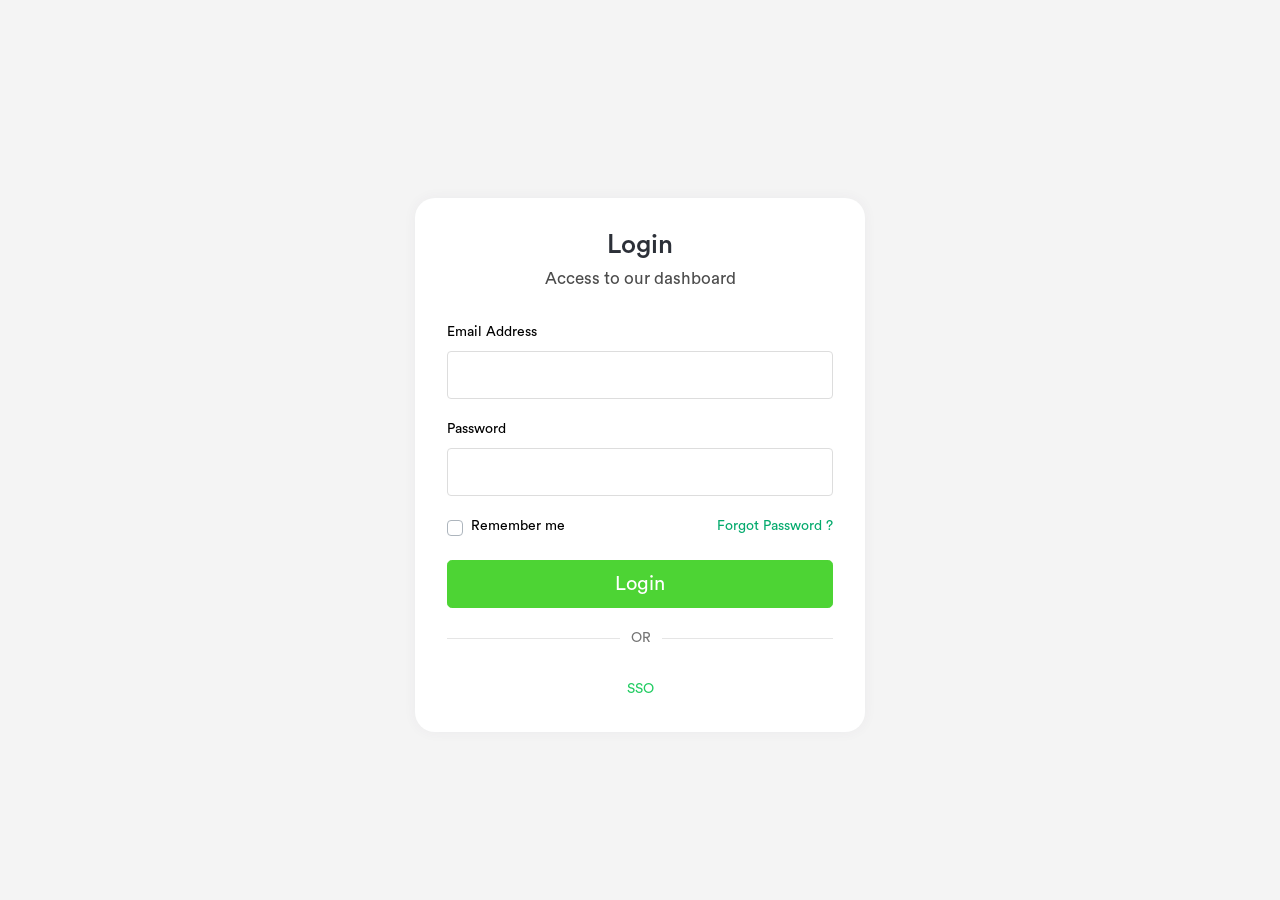
<file: login.html>
<!DOCTYPE html>
<html lang="en">

<!-- Mirrored from emr.dreamguystech.com/html/login.html by HTTrack Website Copier/3.x [XR&CO'2014], Wed, 06 Oct 2021 23:00:33 GMT -->

<head>
    <meta charset="utf-8">
    <meta name="viewport" content="width=device-width, initial-scale=1.0, user-scalable=0">

    <title>Wireframes Service Provide Dashboard Prototype</title>

    <meta name="description" content="Wireframes Service Provide Dashboard Prototype">
    <!-- <link rel="shortcut icon" type="image/x-icon" href="assets/img/logo.svg"> -->

    <link rel="stylesheet" href="assets/css/bootstrap.min.css">

    <link rel="stylesheet" href="assets/plugins/fontawesome/css/fontawesome.min.css">
    <link rel="stylesheet" href="assets/plugins/fontawesome/css/all.min.css">

    <link rel="stylesheet" href="assets/css/style.css">
</head>
<style>
    .login-new-btn {
        background-color: #4DD434;
        border-color: #4DD434;
    }
</style>

<body>

    <div class="main-wrapper login-body" style="background: none;">
        <div class="login-wrapper">
            <div class="container">
                <!-- <img class="img-fluid logo-dark mb-2" src="assets/img/logo.png" alt="Logo"> -->
                <div class="loginbox">
                    <div class="login-right">
                        <div class="login-right-wrap">
                            <h1>Login</h1>
                            <p class="account-subtitle">Access to our dashboard</p>
                            <form action="">
                                <div class="form-group">
                                    <label class="form-control-label">Email Address</label>
                                    <input type="email" class="form-control">
                                </div>
                                <div class="form-group">
                                    <label class="form-control-label">Password</label>
                                    <div class="pass-group">
                                        <input type="password" class="form-control pass-input">
                                        <!-- <span class="fas fa-eye toggle-password"></span> -->
                                    </div>
                                </div>
                                <div class="form-group">
                                    <div class="row">
                                        <div class="col-6">
                                            <div class="custom-control custom-checkbox">
                                                <input type="checkbox" class="custom-control-input" id="cb1">
                                                <label class="custom-control-label" for="cb1">Remember me</label>
                                            </div>
                                        </div>
                                        <div class="col-6 text-right">
                                            <a class="forgot-link" href="">Forgot Password ?</a>
                                        </div>
                                    </div>
                                </div>
                                <a href="./index.html" class="btn btn-lg btn-block btn-primary login-new-btn"
                                    type="submit">Login</a>


                                    <div class="login-or">
                                        <span class="or-line"></span>
                                        <span class="span-or">or</span>
                                    </div>
                                    
                                <div class="text-center dont-have">
                                    <a class="text-success" href="">SSO</a>

                                <!-- <div class="login-or" style="margin-top: 2rem;">
                                    <span class="or-line"></span>
                                    <span class="span-or">or</span>
                                    <div class="row">
                                        <div class="col-md-6">
                                            <div class="float-left" style="margin-top: -1.5rem;">
                                                <a class="forgot-link" href="#">Reset my password ?</a>
                                            </div>
                                        </div>
                                        <div class="col-md-6">
                                            <div class="float-right" style="margin-top: -1.5rem;">
                                                <a class="forgot-right" href="#">SSO</a>
                                            </div>
                                        </div>
                                    </div>
                                </div> -->
                            </form>
                        </div>
                    </div>
                </div>
            </div>
        </div>
    </div>

    <script src="assets/js/jquery-3.6.0.min.js"></script>

    <script src="assets/js/bootstrap.bundle.min.js"></script>

    <script src="assets/js/script.js"></script>
</body>

</html>
</file>
<file: assets/css/style.css>
@font-face {
    font-family: circularstd;
    font-style: normal;
    font-weight: 400;
    src: local('Circular Std Book'), url(../fonts/CircularStd-Book.woff) format('woff')
}

@font-face {
    font-family: circularstd;
    font-style: italic;
    font-weight: 400;
    src: local('Circular Std Book Italic'), url(../fonts/CircularStd-BookItalic.woff) format('woff')
}

@font-face {
    font-family: circularstd;
    font-style: normal;
    font-weight: 500;
    src: local('Circular Std Medium'), url(../fonts/CircularStd-Medium.woff) format('woff')
}

@font-face {
    font-family: circularstd;
    font-style: italic;
    font-weight: 500;
    src: local('Circular Std Medium Italic'), url(../fonts/CircularStd-MediumItalic.woff) format('woff')
}

@font-face {
    font-family: circularstd;
    font-style: normal;
    font-weight: 600;
    src: local('Circular Std Bold'), url(../fonts/CircularStd-Bold.woff) format('woff')
}

@font-face {
    font-family: circularstd;
    font-style: italic;
    font-weight: 600;
    src: local('Circular Std Bold Italic'), url(../fonts/CircularStd-BoldItalic.woff) format('woff')
}

@font-face {
    font-family: circularstd;
    font-style: normal;
    font-weight: 800;
    src: local('Circular Std Black'), url(../fonts/CircularStd-Black.woff) format('woff')
}

@font-face {
    font-family: circularstd;
    font-style: italic;
    font-weight: 800;
    src: local('Circular Std Black Italic'), url(../fonts/CircularStd-BlackItalic.woff) format('woff')
}

@font-face {
    font-family: material icons;
    font-style: normal;
    font-weight: 400;
    src: url(../fonts/MaterialIcons-Regular.eot);
    src: local('Material Icons'), local('MaterialIcons-Regular'), url(../fonts/MaterialIcons-Regular.html) format('woff2'), url(../fonts/MaterialIcons-Regular.woff) format('woff'), url(../fonts/MaterialIcons-Regular.ttf) format('truetype')
}

html {
    height: 100%
}

body {
    background-color: #f4f4f4;
    color: #000;
    font-family: circularstd, sans-serif;
    font-size: 14px;
    height: 100%;
    line-height: 1.5;
    overflow-x: hidden
}

h1,
h2,
h3,
h4,
h5,
h6 {
    font-family: circularstd, sans-serif;
    margin-top: 0;
    color: #2c3038
}

a:hover,
a:active,
a:focus {
    outline: none;
    text-decoration: none
}

input:-webkit-autofill,
input:-webkit-autofill:hover,
input:-webkit-autofill:focus {
    -webkit-box-shadow: 0 0 0 1000px #fff inset !important
}

.form-control {
    border: 1px solid #ccc;
    box-shadow: none;
    color: #333;
    font-size: 15px;
    height: 40px
}

.form-control-1 {
    border: 1px solid #ced4da !important;
    box-shadow: none;
    color: #333;
    font-size: 15px;
    height: 40px
}

.form-control:focus {
    border: 1px solid #ccc !important;
    box-shadow: none;
    outline: 0;
    border: none
}

.form-control.form-control-sm {
    height: calc(1.5em + .5rem + 2px)
}

.form-control.form-control-lg {
    height: calc(1.5em + 1rem + 2px)
}

a {
    color: #04AA6D
}

p {
    margin-top: 0;
    margin-bottom: 1rem
}

p:last-child {
    margin-bottom: 0
}

dl,
ol,
ul {
    margin-top: 0;
    margin-bottom: 0
}

input,
button,
a {
    transition: all .4s ease;
    -moz-transition: all .4s ease;
    -o-transition: all .4s ease;
    -transition: all .4s ease;
    -webkit-transition: all .4s ease
}

input,
input:focus,
button,
button:focus {
    outline: none
}

input[type=file] {
    height: auto;
    min-height: calc(1.5em + .75rem + 2px)
}

input[type=text],
input[type=password] {
    -webkit-appearance: none;
    -moz-appearance: none;
    appearance: none
}

textarea.form-control {
    resize: vertical
}

.navbar-nav>li {
    float: left
}

.form-group {
    margin-bottom: 1.25rem
}

.form-group img {
    width: 100%
}

.input-group .form-control {
    height: 40px
}

.nav .open>a,
.nav .open>a:focus,
.nav .open>a:hover {
    background-color: rgba(0, 0, 0, .1);
    border-color: rgba(0, 0, 0, .1)
}

.material-icons {
    font-family: material icons;
    font-weight: 400;
    font-style: normal;
    font-size: 24px;
    display: inline-block;
    line-height: 1;
    text-transform: none;
    letter-spacing: normal;
    word-wrap: normal;
    white-space: nowrap;
    direction: ltr;
    -webkit-font-smoothing: antialiased;
    text-rendering: optimizeLegibility;
    -moz-osx-font-smoothing: grayscale;
    font-feature-settings: 'liga'
}

.font-weight-600 {
    font-weight: 600
}

ul li {
    list-style: none
}

p:last-child {
    margin-bottom: 0
}

.table {
    color: #141415;
    max-width: 100%;
    margin-bottom: 0;
    width: 100%;
    padding: .5rem;
    border: 1px solid #ededf9
}

.table-striped>tbody>tr:nth-of-type(2n+1) {
    background-color: #f8f9fa
}

.table.no-border>tbody>tr>td,
.table>tbody>tr>th,
.table.no-border>tfoot>tr>td,
.table.no-border>tfoot>tr>th,
.table.no-border>thead>tr>td,
.table.no-border>thead>tr>th {
    padding: 10px 8px
}

.table-nowrap td,
.table-nowrap th {
    white-space: nowrap
}

.table.dataTable {
    border-spacing: .17em .35em;
    border-collapse: collapse !important
}

table.table td h2 {
    display: inline-block;
    font-size: inherit;
    font-weight: 400;
    margin: 0;
    padding: 0;
    vertical-align: middle
}

table.table td h2.table-avatar {
    align-items: center;
    display: inline-flex;
    font-size: inherit;
    font-weight: 400;
    margin: 0;
    padding: 0;
    vertical-align: middle;
    white-space: nowrap
}

table.table td h2 a {
    color: #333
}

table.table td h2 a:hover {
    color: #1c366f
}

table.table td h2 span {
    color: #888;
    display: block;
    font-size: 12px;
    margin-top: 3px
}

.table thead {
    background-color: transparent;
    border-bottom: 0
}

.table thead th {
    vertical-align: bottom;
    border: 0
}

.table thead tr th {
    font-weight: 600;
    border: 0;
    color: #333
}

.table tbody tr {
    border: 0;
    background: #fff;
    border-radius: 10px;
    -webkit-transition: all .25s ease;
    transition: all .25s ease
}

.table-hover tbody tr:hover {
    color: #212529;
    background-color: transparent
}

.table td,
.table th {
    padding: 1rem .75rem;
    border-bottom: 0;
    vertical-align: middle;
    white-space: nowrap
}

.custom-checkbox,
.custom-control-label {
    cursor: pointer
}

.custom-control-input:focus~.custom-control-label::before {
    box-shadow: none
}

.custom-control-input:checked~.custom-control-label::before {
    background-color: #04AA6D;
    border-color: #04AA6D
}

.table tbody tr:last-child {
    border-color: transparent
}

.table.table-center td,
.table.table-center th {
    vertical-align: middle
}

.table-striped thead tr {
    border-color: transparent
}

.table-striped tbody tr {
    border-color: transparent
}

.table-bordered {
    border: 1px solid rgba(0, 0, 0, .05) !important
}

.table-bordered td:first-child {
    border-top-left-radius: 0 !important;
    border-bottom-left-radius: 0 !important
}

.table-bordered td:last-child {
    border-top-right-radius: 0 !important;
    border-bottom-right-radius: 0 !important
}

.table-bordered th,
.table-bordered td {
    border-color: rgba(0, 0, 0, .05)
}

.card-table .card-body {
    padding: 0
}

.card-table .card-body .table>thead>tr>th {
    border-top: 0
}

.card-table .card-body .table tr td:first-child,
.card-table .card-body .table tr th:first-child {
    padding-left: 1.5rem
}

.card-table .card-body .table tr td:last-child,
.card-table .card-body .table tr th:last-child {
    padding-right: 1.5rem
}

.card-table .table td,
.card-table .table th {
    border-top: 1px solid #e2e5e8;
    padding: 1rem .75rem;
    white-space: nowrap
}

table .badge {
    border-radius: 3px;
    display: inline-block;
    font-size: 13px;
    min-width: 75px;
    padding: 4px 12px;
    text-align: center
}

table td a {
    color: #141415
}

.p-20 {
    padding: 20px !important
}

.p-t-0 {
    padding-top: 0 !important
}

.m-0 {
    margin: 0 !important
}

.m-r-5 {
    margin-right: 5px !important
}

.m-r-10 {
    margin-right: 10px !important
}

.m-l-5 {
    margin-left: 5px !important
}

.m-l-15 {
    margin-left: 15px !important
}

.m-t-5 {
    margin-top: 5px !important
}

.m-t-0 {
    margin-top: 0 !important
}

.m-t-10 {
    margin-top: 10px !important
}

.m-t-15 {
    margin-top: 15px !important
}

.m-t-20 {
    margin-top: 20px !important
}

.m-t-30 {
    margin-top: 30px !important
}

.m-t-50 {
    margin-top: 50px !important
}

.m-b-5 {
    margin-bottom: 5px !important
}

.m-b-10 {
    margin-bottom: 10px !important
}

.m-b-15 {
    margin-bottom: 15px !important
}

.m-b-20 {
    margin-bottom: 20px !important
}

.m-b-30 {
    margin-bottom: 30px !important
}

.m-b-40 {
    margin-bottom: 40px !important
}

.m-b-50 {
    margin-bottom: 50px !important
}

.m-b-60 {
    margin-bottom: 60px !important
}

.block {
    display: block !important
}

.bullets li {
    list-style: inherit
}

#toggle_btn i {
    color: #1c366f;
    font-size: 16px;
    line-height: 16px;
    text-align: center;
    vertical-align: middle;
    width: 35px;
    height: 35px;
    background: #fff;
    padding: 8px;
    border-radius: 50px;
    box-shadow: 0 2px 3px rgba(4, 4, 7, .1);
    border: 1px solid #ebecf1
}

.btn.focus,
.btn:focus {
    box-shadow: unset
}

.btn-white {
    background-color: #fff;
    border: 1px solid #ccc;
    color: #333
}

.btn.btn-rounded {
    border-radius: 50px
}

.bg-primary,
.badge-primary {
    background-color: #1c366f !important
}

a.bg-primary:focus,
a.bg-primary:hover,
button.bg-primary:focus,
button.bg-primary:hover {
    background-color: #04AA6D !important
}

.bg-success,
.badge-success {
    background-color: #33a73b !important;
    -webkit-box-shadow: 0 2px 6px 0 rgba(57, 218, 138, .6);
    box-shadow: 0 2px 6px 0 rgba(57, 218, 138, .6)
}

a.bg-success:focus,
a.bg-success:hover,
button.bg-success:focus,
button.bg-success:hover {
    background-color: #699834 !important
}

.bg-info,
.badge-info {
    background-color: #009efb !important
}

a.bg-info:focus,
a.bg-info:hover,
button.bg-info:focus,
button.bg-info:hover {
    background-color: #028ee1 !important
}

.bg-warning,
.badge-warning {
    background-color: #ffbc34 !important
}

a.bg-warning:focus,
a.bg-warning:hover,
button.bg-warning:focus,
button.bg-warning:hover {
    background-color: #e9ab2e !important
}

.bg-danger,
.badge-danger {
    background-color: #e84646 !important
}

a.bg-danger:focus,
a.bg-danger:hover,
button.bg-danger:focus,
button.bg-danger:hover {
    background-color: #e63333 !important
}

.bg-purple,
.badge-purple {
    background-color: #9368e9 !important
}

.text-primary,
.dropdown-menu>li>a.text-primary {
    color: #1c366f !important
}

.text-success,
.dropdown-menu>li>a.text-success {
    color: #22cc62 !important
}

.text-danger,
.dropdown-menu>li>a.text-danger {
    color: #e84646 !important
}

.text-info,
.dropdown-menu>li>a.text-info {
    color: #008ddf !important
}

.text-warning,
.dropdown-menu>li>a.text-warning {
    color: #ffbc34 !important
}

.text-fade {
    color: rgb(0, 0, 0, .4)
}

.text-purple,
.dropdown-menu>li>a.text-purple {
    color: #7460ee !important
}

.text-muted {
    color: #757575 !important
}

.btn-primary {
    background-color: #04AA6D;
    border: 1px solid #04AA6D
}

.btn-primary:hover,
.btn-primary:focus,
.btn-primary.active,
.btn-primary:active,
.open>.dropdown-toggle.btn-primary {
    background-color: #04AA6D;
    border: 1px solid #04AA6D
}

.btn-primary.active.focus,
.btn-primary.active:focus,
.btn-primary.active:hover,
.btn-primary.focus:active,
.btn-primary:active:focus,
.btn-primary:active:hover,
.open>.dropdown-toggle.btn-primary.focus,
.open>.dropdown-toggle.btn-primary:focus,
.open>.dropdown-toggle.btn-primary:hover {
    background-color: #04AA6D;
    border: 1px solid #04AA6D
}

.btn-primary.active:not(:disabled):not(.disabled),
.btn-primary:active:not(:disabled):not(.disabled),
.show>.btn-primary.dropdown-toggle {
    background-color: #04AA6D;
    border-color: #04AA6D;
    color: #fff
}

.btn-primary.active:focus:not(:disabled):not(.disabled),
.btn-primary:active:focus:not(:disabled):not(.disabled),
.show>.btn-primary.dropdown-toggle:focus {
    box-shadow: unset
}

.btn-primary.disabled,
.btn-primary:disabled {
    background-color: #1c366f;
    border-color: #1c366f;
    color: #fff
}

.btn-secondary.active:focus:not(:disabled):not(.disabled),
.btn-secondary:active:focus:not(:disabled):not(.disabled),
.show>.btn-secondary.dropdown-toggle:focus {
    box-shadow: unset
}

.btn-success {
    background-color: #7bb13c;
    border: 1px solid #7bb13c
}

.btn-success:hover,
.btn-success:focus,
.btn-success.active,
.btn-success:active,
.open>.dropdown-toggle.btn-success {
    background-color: #699834;
    border: 1px solid #699834;
    color: #fff
}

.btn-success.active.focus,
.btn-success.active:focus,
.btn-success.active:hover,
.btn-success.focus:active,
.btn-success:active:focus,
.btn-success:active:hover,
.open>.dropdown-toggle.btn-success.focus,
.open>.dropdown-toggle.btn-success:focus,
.open>.dropdown-toggle.btn-success:hover {
    background-color: #699834;
    border: 1px solid #699834
}

.btn-success.active:not(:disabled):not(.disabled),
.btn-success:active:not(:disabled):not(.disabled),
.show>.btn-success.dropdown-toggle {
    background-color: #699834;
    border-color: #699834;
    color: #fff
}

.btn-success.active:focus:not(:disabled):not(.disabled),
.btn-success:active:focus:not(:disabled):not(.disabled),
.show>.btn-success.dropdown-toggle:focus {
    box-shadow: unset
}

.btn-success.disabled,
.btn-success:disabled {
    background-color: #7bb13c;
    border-color: #7bb13c;
    color: #fff
}

.btn-info {
    background-color: #009efb;
    border: 1px solid #009efb
}

.btn-info:hover,
.btn-info:focus,
.btn-info.active,
.btn-info:active,
.open>.dropdown-toggle.btn-info {
    background-color: #028ee1;
    border: 1px solid #028ee1
}

.btn-info.active.focus,
.btn-info.active:focus,
.btn-info.active:hover,
.btn-info.focus:active,
.btn-info:active:focus,
.btn-info:active:hover,
.open>.dropdown-toggle.btn-info.focus,
.open>.dropdown-toggle.btn-info:focus,
.open>.dropdown-toggle.btn-info:hover {
    background-color: #028ee1;
    border: 1px solid #028ee1
}

.btn-info.active:not(:disabled):not(.disabled),
.btn-info:active:not(:disabled):not(.disabled),
.show>.btn-info.dropdown-toggle {
    background-color: #028ee1;
    border-color: #028ee1;
    color: #fff
}

.btn-info.active:focus:not(:disabled):not(.disabled),
.btn-info:active:focus:not(:disabled):not(.disabled),
.show>.btn-info.dropdown-toggle:focus {
    box-shadow: unset
}

.btn-info.disabled,
.btn-info:disabled {
    background-color: #009efb;
    border-color: #009efb;
    color: #fff
}

.btn-warning {
    background-color: #ffbc34;
    border: 1px solid #ffbc34
}

.btn-warning:hover,
.btn-warning:focus,
.btn-warning.active,
.btn-warning:active,
.open>.dropdown-toggle.btn-warning {
    background-color: #e9ab2e;
    border: 1px solid #e9ab2e
}

.btn-warning.active.focus,
.btn-warning.active:focus,
.btn-warning.active:hover,
.btn-warning.focus:active,
.btn-warning:active:focus,
.btn-warning:active:hover,
.open>.dropdown-toggle.btn-warning.focus,
.open>.dropdown-toggle.btn-warning:focus,
.open>.dropdown-toggle.btn-warning:hover {
    background-color: #e9ab2e;
    border: 1px solid #e9ab2e
}

.btn-warning.active:not(:disabled):not(.disabled),
.btn-warning:active:not(:disabled):not(.disabled),
.show>.btn-danger.dropdown-toggle {
    background-color: #e9ab2e;
    border-color: #e9ab2e;
    color: #fff
}

.btn-warning.active:focus:not(:disabled):not(.disabled),
.btn-warning:active:focus:not(:disabled):not(.disabled),
.show>.btn-warning.dropdown-toggle:focus {
    box-shadow: unset
}

.btn-warning.disabled,
.btn-warning:disabled {
    background-color: #ffbc34;
    border-color: #ffbc34;
    color: #fff
}

.badge-secondary {
    background-color: #04AA6D !important
}

.btn-group-sm>.btn,
.btn-sm {
    padding: 3px 15px 1px;
    font-size: .875rem;
    line-height: 1.5;
    border-radius: .2rem
}

.btn-danger {
    background-color: #e84646;
    border: 1px solid #e84646
}

.btn-danger:hover,
.btn-danger:focus,
.btn-danger.active,
.btn-danger:active,
.open>.dropdown-toggle.btn-danger {
    background-color: #e63333;
    border: 1px solid #e63333
}

.btn-danger.active.focus,
.btn-danger.active:focus,
.btn-danger.active:hover,
.btn-danger.focus:active,
.btn-danger:active:focus,
.btn-danger:active:hover,
.open>.dropdown-toggle.btn-danger.focus,
.open>.dropdown-toggle.btn-danger:focus,
.open>.dropdown-toggle.btn-danger:hover {
    background-color: #e63333;
    border: 1px solid #e63333
}

.btn-danger.active:not(:disabled):not(.disabled),
.btn-danger:active:not(:disabled):not(.disabled),
.show>.btn-danger.dropdown-toggle {
    background-color: #e63333;
    border-color: #e63333;
    color: #fff
}

.btn-danger.active:focus:not(:disabled):not(.disabled),
.btn-danger:active:focus:not(:disabled):not(.disabled),
.show>.btn-danger.dropdown-toggle:focus {
    box-shadow: unset
}

.btn-danger.disabled,
.btn-danger:disabled {
    background-color: #f62d51;
    border-color: #f62d51;
    color: #fff
}

.btn-light.active:focus:not(:disabled):not(.disabled),
.btn-light:active:focus:not(:disabled):not(.disabled),
.show>.btn-light.dropdown-toggle:focus {
    box-shadow: unset
}

.btn-dark.active:focus:not(:disabled):not(.disabled),
.btn-dark:active:focus:not(:disabled):not(.disabled),
.show>.btn-dark.dropdown-toggle:focus {
    box-shadow: unset
}

.btn-outline-primary {
    color: #1c366f;
    border-color: #1c366f;
    padding: 4px 10px
}

.btn-outline-primary:hover {
    background-color: #1c366f;
    border-color: #1c366f
}

.btn-outline-primary:focus,
.btn-outline-primary.focus {
    box-shadow: none
}

.btn-outline-primary.disabled,
.btn-outline-primary:disabled {
    color: #1c366f;
    background-color: transparent
}

.btn-outline-primary:not(:disabled):not(.disabled):active,
.btn-outline-primary:not(:disabled):not(.disabled).active,
.show>.btn-outline-primary.dropdown-toggle {
    background-color: #1c366f;
    border-color: #1c366f
}

.btn-outline-primary:not(:disabled):not(.disabled):active:focus,
.btn-outline-primary:not(:disabled):not(.disabled).active:focus,
.show>.btn-outline-primary.dropdown-toggle:focus {
    box-shadow: none
}

.btn-outline-success {
    color: #7bb13c;
    border-color: #7bb13c
}

.btn-outline-success:hover {
    background-color: #7bb13c;
    border-color: #7bb13c
}

.btn-outline-success:focus,
.btn-outline-success.focus {
    box-shadow: none
}

.btn-outline-success.disabled,
.btn-outline-success:disabled {
    color: #7bb13c;
    background-color: transparent
}

.btn-outline-success:not(:disabled):not(.disabled):active,
.btn-outline-success:not(:disabled):not(.disabled).active,
.show>.btn-outline-success.dropdown-toggle {
    background-color: #7bb13c;
    border-color: #7bb13c
}

.btn-outline-success:not(:disabled):not(.disabled):active:focus,
.btn-outline-success:not(:disabled):not(.disabled).active:focus,
.show>.btn-outline-success.dropdown-toggle:focus {
    box-shadow: none
}

.btn-outline-info {
    color: #1c366f;
    border-color: #1c366f
}

.btn-outline-info:hover {
    color: #fff;
    background-color: #1c366f;
    border-color: #1c366f
}

.btn-outline-info:focus,
.btn-outline-info.focus {
    box-shadow: none
}

.btn-outline-info.disabled,
.btn-outline-info:disabled {
    background-color: transparent;
    color: #1c366f
}

.btn-outline-info:not(:disabled):not(.disabled):active,
.btn-outline-info:not(:disabled):not(.disabled).active,
.show>.btn-outline-info.dropdown-toggle {
    background-color: #1c366f;
    border-color: #1c366f
}

.btn-outline-info:not(:disabled):not(.disabled):active:focus,
.btn-outline-info:not(:disabled):not(.disabled).active:focus,
.show>.btn-outline-info.dropdown-toggle:focus {
    box-shadow: none
}

.btn-outline-warning {
    color: #ffbc34;
    border-color: #ffbc34
}

.btn-outline-warning:hover {
    color: #212529;
    background-color: #ffbc34;
    border-color: #ffbc34
}

.btn-outline-warning:focus,
.btn-outline-warning.focus {
    box-shadow: none
}

.btn-outline-warning.disabled,
.btn-outline-warning:disabled {
    background-color: transparent;
    color: #ffbc34
}

.btn-outline-warning:not(:disabled):not(.disabled):active,
.btn-outline-warning:not(:disabled):not(.disabled).active,
.show>.btn-outline-warning.dropdown-toggle {
    color: #212529;
    background-color: #ffbc34;
    border-color: #ffbc34
}

.btn-outline-warning:not(:disabled):not(.disabled):active:focus,
.btn-outline-warning:not(:disabled):not(.disabled).active:focus,
.show>.btn-outline-warning.dropdown-toggle:focus {
    box-shadow: none
}

.btn-outline-danger {
    color: #e84646;
    border-color: #e84646
}

.btn-outline-danger:hover {
    color: #fff;
    background-color: #e84646;
    border-color: #e84646
}

.btn-outline-danger:focus,
.btn-outline-danger.focus {
    box-shadow: none
}

.btn-outline-danger.disabled,
.btn-outline-danger:disabled {
    background-color: transparent;
    color: #e84646
}

.btn-outline-danger:not(:disabled):not(.disabled):active,
.btn-outline-danger:not(:disabled):not(.disabled).active,
.show>.btn-outline-danger.dropdown-toggle {
    background-color: #e84646;
    border-color: #e84646
}

.btn-outline-danger:not(:disabled):not(.disabled):active:focus,
.btn-outline-danger:not(:disabled):not(.disabled).active:focus,
.show>.btn-outline-danger.dropdown-toggle:focus {
    box-shadow: none
}

.btn-outline-light {
    color: #ababab;
    border-color: #e6e6e6
}

.btn-outline-light.disabled,
.btn-outline-light:disabled {
    color: #ababab
}

.pagination>.active>a,
.pagination>.active>a:focus,
.pagination>.active>a:hover,
.pagination>.active>span,
.pagination>.active>span:focus,
.pagination>.active>span:hover {
    background-color: #1c366f;
    border-color: #1c366f
}

.pagination>li>a,
.pagination>li>span {
    color: #1c366f
}

.page-link:hover {
    color: #1c366f
}

.page-link:focus {
    box-shadow: unset
}

.page-item.active .page-link {
    background-color: #1c366f;
    border-color: #1c366f
}

.dropdown-menu {
    border: 1px solid rgb(241 253 255);
    border-radius: .8rem;
    transform-origin: left top 0;
    box-shadow: 0 1px 3px rgb(0 0 0/20%);
    background-color: #fff
}

.dropdown-item.active,
.dropdown-item:active {
    background-color: #1c366f
}

.navbar-nav .open .dropdown-menu {
    border: 0;
    box-shadow: 0 0 10px rgba(0, 0, 0, .1);
    background-color: #fff
}

.dropdown-menu {
    font-size: 14px
}

.card {
    border: 0;
    width: 100%;
    border-radius: 12px;
    margin-bottom: 1.875rem;
    background: #fff;
    -webkit-box-shadow: 0 10px 30px 0 rgba(24, 28, 33, .05);
    box-shadow: 0 10px 30px 0 rgba(24, 28, 33, .05)
}

.dropdown p {
    margin-bottom: 0
}

.collapse {
    padding: .75rem
}

.card-footer {
    background-color: #fff;
    border-top: 1px solid #e6e6e6;
    padding: 1rem
}

.card .card-header {
    background-color: #fff;
    border-color: #e8e8f7;
    padding: 1.25rem;
    border-bottom: 1px solid #e8e8f7
}

.card .card-header.no-border {
    padding: 1.25rem 1.25rem 0;
    border-bottom: 0
}

.card-header span a {
    color: #f75352;
    text-decoration: underline
}

.card-header:first-child {
    border-top-left-radius: 20px;
    border-top-right-radius: 20px
}

.card .card-header .card-title {
    margin-bottom: 0;
    font-size: 20px
}

.modal-footer.text-left {
    text-align: left
}

.modal-footer.text-center {
    text-align: center
}

.btn-light {
    border-color: #e6e6e6;
    color: #a6a6a6
}

.bootstrap-datetimepicker-widget table td.active,
.bootstrap-datetimepicker-widget table td.active:hover {
    background-color: #1c366f;
    text-shadow: unset
}

.bootstrap-datetimepicker-widget table td.today:before {
    border-bottom-color: #1c366f
}

.bg-info-light {
    background-color: rgba(2, 182, 179, .12) !important;
    color: #1db9aa !important
}

.bg-primary-light {
    background-color: rgba(17, 148, 247, .12) !important;
    color: #2196f3 !important
}

.bg-danger-light {
    background-color: rgba(242, 17, 54, .12) !important;
    color: #e63c3c !important
}

.bg-warning-light {
    background-color: rgba(255, 152, 0, .12) !important;
    color: #f39c12 !important
}

.bg-success-light {
    background-color: rgba(15, 183, 107, .12) !important;
    color: #26af48 !important
}

.bg-purple-light {
    background-color: rgba(197, 128, 255, .12) !important;
    color: #c580ff !important
}

.bg-default-light {
    background-color: rgba(40, 52, 71, .12) !important;
    color: #283447 !important
}

.bg-success-text {
    color: #fff !important;
    background-color: #26af48 !important
}

.bg-orange-text {
    color: #fff !important;
    background-color: #ff4942 !important
}

.bg-default-text {
    color: #fff !important;
    background-color: #283447 !important
}

.select2-container .select2-selection--single {
    border: 1px solid #ccc;
    height: 40px
}

.select2-container--default .select2-selection--single .select2-selection__arrow {
    height: 38px;
    right: 7px
}

.select2-container--default .select2-selection--single .select2-selection__arrow b {
    border-color: #b5b5b5 transparent transparent;
    border-style: solid;
    border-width: 6px 6px 0;
    height: 0;
    left: 50%;
    margin-left: -10px;
    margin-top: -2px;
    position: absolute;
    top: 50%;
    width: 0
}

.select2-container--default.select2-container--open .select2-selection--single .select2-selection__arrow b {
    border-color: transparent transparent #b5b5b5;
    border-width: 0 6px 6px
}

.select2-container .select2-selection--single .select2-selection__rendered {
    padding-right: 30px;
    padding-left: 15px
}

.select2-container--default .select2-selection--single .select2-selection__rendered {
    color: #333;
    font-size: 15px;
    font-weight: 400;
    line-height: 38px
}

.select2-container--default .select2-results__option--highlighted[aria-selected] {
    background-color: #1c366f
}

.select2-container--default .select2-selection--multiple {
    border: 1px solid #ddd;
    min-height: 40px
}

.select2-container .select2-selection--single:focus {
    border: 1px solid #ccc;
    outline: none
}

.nav-tabs {
    border-bottom: 0
}

.card-header-tabs {
    border-bottom: 0
}

.nav-tabs>li>a {
    margin-right: 0;
    color: #2d374a;
    border-radius: 0
}

.nav-tabs>li>a:hover,
.nav-tabs>li>a:focus {
    border-color: transparent;
    color: #333
}

.nav-tabs.nav-tabs-solid>li>a {
    color: #333
}

.nav-tabs.nav-tabs-solid>.active>a,
.nav-tabs.nav-tabs-solid>.active>a:hover,
.nav-tabs.nav-tabs-solid>.active>a:focus {
    background-color: #1c366f;
    border-color: #1c366f;
    color: #fff
}

.tab-content {
    padding-top: 20px
}

.nav-tabs .nav-link {
    border-radius: 0
}

.nav-tabs .nav-link:focus,
.nav-tabs .nav-link:hover {
    background-color: transparent;
    border-color: transparent;
    color: #333
}

.nav-tabs.nav-justified>li>a {
    border-radius: 0;
    margin-bottom: 0
}

.nav-tabs.nav-justified>li>a:hover,
.nav-tabs.nav-justified>li>a:focus {
    border-bottom-color: #ddd
}

.nav-tabs.nav-justified.nav-tabs-solid>li>a {
    border-color: transparent
}

.nav-tabs.nav-tabs-solid>li>a {
    color: #333;
    padding: 5px 15px
}

.nav-tabs.nav-tabs-solid>li>a.active,
.nav-tabs.nav-tabs-solid>li>a.active:hover,
.nav-tabs.nav-tabs-solid>li>a.active:focus {
    background-color: #1c366f;
    border-color: #1c366f;
    color: #fff;
    padding: 5px 15px
}

.nav-tabs.nav-tabs-solid.nav-tabs-rounded {
    border-radius: 50px
}

.nav-tabs.nav-tabs-solid.nav-tabs-rounded>li>a {
    border-radius: 50px
}

.nav-tabs.nav-tabs-solid.nav-tabs-rounded>li>a.active,
.nav-tabs.nav-tabs-solid.nav-tabs-rounded>li>a.active:hover,
.nav-tabs.nav-tabs-solid.nav-tabs-rounded>li>a.active:focus {
    border-radius: 50px
}

.nav-tabs-justified>li>a {
    border-radius: 0;
    margin-bottom: 0
}

.nav-tabs-justified>li>a:hover,
.nav-tabs-justified>li>a:focus {
    border-bottom-color: #ddd
}

.nav-tabs-justified.nav-tabs-solid>li>a {
    border-color: transparent
}

.nav-tabs.nav-justified.nav-tabs-top {
    border-bottom: 1px solid #ddd
}

.nav-tabs.nav-justified.nav-tabs-top>li>a,
.nav-tabs.nav-justified.nav-tabs-top>li>a:hover,
.nav-tabs.nav-justified.nav-tabs-top>li>a:focus {
    border-width: 2px 0 0
}

.nav-tabs.nav-tabs-top>li {
    margin-bottom: 0
}

.nav-tabs.nav-tabs-top>li>a,
.nav-tabs.nav-tabs-top>li>a:hover,
.nav-tabs.nav-tabs-top>li>a:focus {
    border-width: 2px 0 0
}

.nav-tabs.nav-tabs-top>li.open>a,
.nav-tabs.nav-tabs-top>li>a:hover,
.nav-tabs.nav-tabs-top>li>a:focus {
    border-top-color: #ddd
}

.nav-tabs.nav-tabs-top>li+li>a {
    margin-left: 1px
}

.nav-tabs.nav-tabs-top>li>a.active,
.nav-tabs.nav-tabs-top>li>a.active:hover,
.nav-tabs.nav-tabs-top>li>a.active:focus {
    border-top-color: #1c366f
}

.nav-tabs.nav-tabs-bottom>li {
    margin-bottom: 0
}

.nav-tabs.nav-tabs-bottom>li>a.active,
.nav-tabs.nav-tabs-bottom>li>a.active:hover,
.nav-tabs.nav-tabs-bottom>li>a.active:focus {
    border-bottom-width: 2px;
    border-color: transparent;
    border-bottom-color: #1c366f;
    background-color: transparent;
    transition: none 0s ease 0s;
    -moz-transition: none 0s ease 0s;
    -o-transition: none 0s ease 0s;
    -transition: none 0s ease 0s;
    -webkit-transition: none 0s ease 0s
}

.nav-tabs.nav-tabs-solid {
    background-color: #fafafa;
    border: 0
}

.nav-tabs.nav-tabs-solid>li {
    margin-bottom: 0
}

.nav-tabs.nav-tabs-solid>li>a {
    border-color: transparent
}

.nav-tabs.nav-tabs-solid>li>a:hover,
.nav-tabs.nav-tabs-solid>li>a:focus {
    background-color: #f5f5f5
}

.nav-tabs.nav-tabs-solid>.open:not(.active)>a {
    background-color: #f5f5f5;
    border-color: transparent
}

.nav-tabs-justified.nav-tabs-top {
    border-bottom: 1px solid #ddd
}

.nav-tabs-justified.nav-tabs-top>li>a,
.nav-tabs-justified.nav-tabs-top>li>a:hover,
.nav-tabs-justified.nav-tabs-top>li>a:focus {
    border-width: 2px 0 0
}

.nav-tabs.nav-tabs-bottom .nav-item .nav-link {
    background-color: #efefef;
    border-radius: 20px 20px 0 0;
    border: 0;
    display: inline-block;
    padding: 10px 20px;
    position: relative
}

.nav-tabs.nav-tabs-bottom .nav-item .nav-link.active {
    background-color: #04AA6D;
    color: #fff
}

.section-header {
    margin-bottom: 1.875rem
}

.section-header .section-title {
    color: #333
}

.line {
    background-color: #1c366f;
    height: 2px;
    margin: 0;
    width: 60px
}

.comp-buttons .btn {
    margin-bottom: 5px
}

.pagination-box .pagination {
    margin-top: 0
}

.comp-dropdowns .btn-group {
    margin-bottom: 5px
}

.progress-example .progress {
    margin-bottom: 1.5rem
}

.progress-xs {
    height: 4px
}

.progress-sm {
    height: 15px
}

.progress.progress-sm {
    height: 6px
}

.progress.progress-md {
    height: 8px;
    position: relative;
    z-index: 9
}

.progress.progress-lg {
    height: 18px
}

.row.row-sm {
    margin-left: -3px;
    margin-right: -3px
}

.row.row-sm>div {
    padding-left: 3px;
    padding-right: 3px
}

.avatar {
    position: relative;
    display: inline-block;
    width: 3rem;
    height: 3rem
}

.avatar>img {
    width: 100%;
    height: 100%;
    -o-object-fit: cover;
    object-fit: cover
}

.avatar-title {
    width: 100%;
    height: 100%;
    background-color: #1c366f;
    color: #fff;
    display: flex;
    align-items: center;
    justify-content: center
}

.avatar-away:before,
.avatar-offline:before,
.avatar-online:before {
    position: absolute;
    right: 0;
    bottom: 0;
    width: 25%;
    height: 25%;
    border-radius: 50%;
    content: '';
    border: 2px solid #fff
}

.avatar-online:before {
    background-color: #7bb13c
}

.avatar-offline:before {
    background-color: #e84646
}

.avatar-away:before {
    background-color: #ffbc34
}

.avatar .border {
    border-width: 3px !important
}

.avatar .rounded {
    border-radius: 6px !important
}

.avatar .avatar-title {
    font-size: 18px
}

.avatar-xs {
    width: 1.65rem;
    height: 1.65rem
}

.avatar-xs .border {
    border-width: 2px !important
}

.avatar-xs .rounded {
    border-radius: 4px !important
}

.avatar-xs .avatar-title {
    font-size: 12px
}

.avatar-xs.avatar-away:before,
.avatar-xs.avatar-offline:before,
.avatar-xs.avatar-online:before {
    border-width: 1px
}

.avatar-sm {
    width: 2.5rem;
    height: 2.5rem
}

.avatar-sm .border {
    border-width: 3px !important
}

.avatar-sm .rounded {
    border-radius: 4px !important
}

.avatar-sm .avatar-title {
    font-size: 15px
}

.avatar-sm.avatar-away:before,
.avatar-sm.avatar-offline:before,
.avatar-sm.avatar-online:before {
    border-width: 2px
}

.avatar-lg {
    width: 3.75rem;
    height: 3.75rem
}

.avatar-lg .border {
    border-width: 3px !important
}

.avatar-lg .rounded {
    border-radius: 8px !important
}

.avatar-lg .avatar-title {
    font-size: 24px
}

.avatar-lg.avatar-away:before,
.avatar-lg.avatar-offline:before,
.avatar-lg.avatar-online:before {
    border-width: 3px
}

.avatar-xl {
    width: 5rem;
    height: 5rem
}

.avatar-xl .border {
    border-width: 4px !important
}

.avatar-xl .rounded {
    border-radius: 8px !important
}

.avatar-xl .avatar-title {
    font-size: 28px
}

.avatar-xl.avatar-away:before,
.avatar-xl.avatar-offline:before,
.avatar-xl.avatar-online:before {
    border-width: 4px
}

.avatar-xxl {
    width: 5.125rem;
    height: 5.125rem
}

.avatar-xxl .border {
    border-width: 6px !important
}

.avatar-xxl .rounded {
    border-radius: 8px !important
}

.avatar-xxl .avatar-title {
    font-size: 30px
}

.avatar-xxl.avatar-away:before,
.avatar-xxl.avatar-offline:before,
.avatar-xxl.avatar-online:before {
    border-width: 4px
}

.avatar-group {
    display: inline-flex
}

.avatar-group .avatar+.avatar {
    margin-left: -.75rem
}

.avatar-group .avatar-xs+.avatar-xs {
    margin-left: -.40625rem
}

.avatar-group .avatar-sm+.avatar-sm {
    margin-left: -.625rem
}

.avatar-group .avatar-lg+.avatar-lg {
    margin-left: -1rem
}

.avatar-group .avatar-xl+.avatar-xl {
    margin-left: -1.28125rem
}

.avatar-group .avatar:hover {
    z-index: 1
}

.profile-img {
    width: 28px;
    height: 28px
}

.header {
    background: #fff;
    left: 0;
    position: fixed;
    top: 0;
    z-index: 1000;
    height: 60px;
    width: 100%;
    box-shadow: 0 0 13px 0 rgba(82, 63, 105, .08)
}

.header .header-left {
    float: left;
    height: 60px;
    padding: 0 20px;
    position: relative;
    text-align: center;
    width: 240px;
    z-index: 1;
    transition: all .2s ease-in-out;
    border-bottom: 1px solid #4DD434;
    background: #04AA6D
}

.header .header-left .logo {
    display: inline-block;
    line-height: 55px;
    font-size: 24px;
    color: #fff;
    font-weight: 700
}

.header .header-left .logo img {
    max-height: 52px;
    width: auto
}

.header-left .logo.logo-small {
    display: none
}

.header .dropdown-menu>li>a {
    position: relative
}

.header .dropdown-toggle:after {
    display: none
}

.header .has-arrow .dropdown-toggle[aria-expanded=true]:after {
    -webkit-transform: rotate(-135deg);
    -ms-transform: rotate(-135deg);
    transform: rotate(-135deg)
}

.user-menu {
    float: right;
    margin: 0;
    position: relative;
    z-index: 99
}

.user-menu.nav>li>a {
    color: #fff;
    font-size: 14px;
    line-height: 58px;
    padding: 0 15px;
    height: 74px
}

.user-img {
    display: inline-block;
    margin-right: 3px;
    position: relative
}

.user-menu.nav>li>a.mobile_btn {
    border: 0;
    position: relative;
    padding: 0;
    margin: 0;
    cursor: pointer
}

.user-menu .dropdown-menu {
    min-width: 200px;
    padding: 0
}

.user-menu .dropdown-menu .dropdown-item {
    padding: 7px 15px
}

.user-menu .dropdown-menu .dropdown-item {
    display: flex;
    align-items: center;
    border-top: 1px solid #e3e3e3;
    padding: 10px 15px
}

.user-menu .dropdown-menu .dropdown-item:hover {
    color: #04AA6D
}

.header .dropdown-menu>li>a:focus,
.header .dropdown-menu>li>a:hover {
    background-color: #04AA6D;
    color: #fff
}

.header .dropdown-menu>li>a:focus i,
.header .dropdown-menu>li>a:hover i {
    color: #fff
}

.header .dropdown-menu>li>a {
    padding: 10px 18px
}

.header .dropdown-menu>li>a i {
    color: #7c685f;
    margin-right: 10px;
    text-align: center;
    width: 18px
}

.header .user-menu .dropdown-menu>li>a i {
    color: #7c685f;
    font-size: 16px;
    margin-right: 10px;
    min-width: 18px;
    text-align: center
}

.header .user-menu .dropdown-menu>li>a:focus i,
.header .user-menu .dropdown-menu>li>a:hover i {
    color: #fff
}

.mobile_btn {
    display: none;
    float: left
}

.slide-nav .sidebar {
    margin-left: 0 !important
}

.app-dropdown .dropdown-menu {
    padding: 0;
    width: 300px
}

.app-dropdown-menu .app-list {
    padding: 15px
}

.app-dropdown-menu .app-item {
    border: 1px solid transparent;
    border-radius: 3px;
    color: #737373;
    display: block;
    padding: 10px 0;
    text-align: center
}

.app-dropdown-menu .app-item i {
    font-size: 20px;
    height: 24px
}

.app-dropdown-menu .app-item span {
    display: block;
    overflow: hidden;
    text-overflow: ellipsis;
    white-space: nowrap
}

.app-dropdown-menu .app-item:hover,
.app-dropdown-menu .app-item:focus,
.app-dropdown-menu .app-item:active,
.app-dropdown-menu .app-item.active {
    background-color: #f9f9f9;
    border-color: #e3e3e3
}

.app-list>div+div {
    margin-top: 5px
}

.app-list>.row {
    margin-left: -5px;
    margin-right: -5px
}

.app-list>.row>.col {
    padding-left: 5px;
    padding-right: 5px
}

.user-header {
    background-color: #f9f9f9;
    display: flex;
    padding: 10px 15px
}

.user-header .user-text {
    margin-left: 10px
}

.user-header .user-text h6 {
    margin-bottom: 2px
}

.menu-title {
    color: #a3a3a3;
    display: block;
    font-size: 14px;
    margin-bottom: 5px;
    padding: 0 25px
}

.menu-title>span {
    color: #ff9800;
    display: flex;
    font-size: 14px;
    opacity: 1;
    white-space: nowrap;
    text-transform: uppercase;
    font-weight: 600
}

.navbar-light .navbar-nav .nav-link {
    padding: 12px 40px;
    color: #60514a;
    font-weight: 500
}

.nav .dropdown-menu {
    left: unset;
    right: 0;
    margin-top: 0;
    box-shadow: -8px 12px 18px 0 rgba(21, 21, 62, .3)
}

.navbar-brand {
    width: 200px
}

.nav-search {
    width: 420px
}

.profile_img {
    width: 35px;
    border-radius: 50%
}

.post-code {
    border-radius: 10px 0 0 10px;
    height: 45px
}

.form-control {
    border: 1px solid #ddd;
    box-shadow: none;
    color: #333;
    font-size: 15px;
    height: 48px
}

.top-nav-search {
    float: left;
    margin-left: 15px
}

.top-nav-search form {
    margin-top: 10px;
    position: relative;
    width: 360px
}

.top-nav-search .form-control {
    background-color: rgb(247 248 249);
    border-color: rgba(0, 0, 0, .1);
    width: 250px
}

.top-nav-search .form-control {
    background-color: transparent;
    border-color: #e1e1e1;
    border-radius: 8px;
    color: #7c7c7c;
    height: 40px;
    padding: 10px 15px 10px 40px
}

.top-nav-search .btn {
    background-color: #04AA6D;
    border-color: transparent;
    color: #fff;
    min-height: 35px;
    padding: 7px 15px;
    position: absolute;
    right: 0;
    top: 0;
    border-top-left-radius: 0;
    border-bottom-left-radius: 0;
    background-color: transparent;
    border-color: transparent;
    color: #7c7c7c;
    min-height: 40px;
    padding: 7px 15px;
    position: absolute;
    left: 0;
    top: 0;
    font-size: 13px
}

.top-nav-search .form-control::-webkit-input-placeholder {
    color: #7c7c7c
}

.top-nav-search .form-control::-moz-placeholder {
    color: #7c7c7c
}

.top-nav-search .form-control:-ms-input-placeholder {
    color: #7c7c7c
}

.top-nav-search .form-control::-ms-input-placeholder {
    color: #7c7c7c
}

.top-nav-search .form-control::placeholder {
    color: #7c7c7c
}

.top-nav-search.active form {
    display: block;
    left: 0;
    position: absolute
}

.profile-top {
    margin: auto
}

.notifi {
    width: 35px;
    height: 35px;
    background: #fff;
    border-radius: 50%;
    right: 15px
}

.notifi i {
    box-sizing: border-box;
    padding: 8px;
    width: 35px;
    height: 35px;
    position: absolute;
    top: 0;
    right: 0;
    border-radius: 50%;
    color: #9e9e9e;
    text-align: center;
    font-size: 1.22em;
    transition: all 1s
}

.notifi>a .badge {
    background-color: #f75352;
    display: block;
    font-size: 10px;
    font-weight: 700;
    min-height: 11px;
    min-width: 16px;
    color: #fff;
    position: absolute;
    right: -3px;
    top: -7px;
    padding: 3px
}

.vertical-line {
    border-right: 2px solid #d0d0d0;
    margin: 5px 15px 5px 5px
}

.header .dropdown-menu>li>a {
    position: relative
}

.header .dropdown-toggle:after {
    display: none
}

.header .has-arrow .dropdown-toggle[aria-expanded=true]:after {
    -webkit-transform: rotate(-135deg);
    -transform: rotate(-135deg);
    transform: rotate(-135deg)
}

.user-menu {
    float: right;
    margin: 0;
    position: relative;
    z-index: 99;
    display: flex !important
}

.user-menu.nav>li>a {
    color: #7c7c7c;
    font-size: 14px;
    line-height: 58px;
    padding: 0 20px 0 0;
    height: 60px
}

.user-menu li .right-menu-img {
    width: 37px;
    height: 37px;
    box-shadow: 0 2px 3px rgba(4, 4, 7, .1);
    border: 2px solid #ebeef1
}

.user-menu li .right-menu-flag {
    width: 30px;
    height: 30px;
    box-shadow: 0 2px 3px rgba(4, 4, 7, .1);
    border: 2px solid #ebeef1
}

.user-menu li .right-menu {
    color: #636369;
    font-size: 18px;
    line-height: 18px;
    text-align: center;
    vertical-align: middle;
    width: 35px;
    height: 35px;
    background: #fff;
    padding: 8px;
    border-radius: 50px;
    box-shadow: 0 2px 3px rgba(4, 4, 7, .1);
    border: 1px solid #ebecf1
}

.user-menu.nav>li>a:hover i,
.user-menu.nav>li>a:focus i {
    opacity: .8
}

.user-img {
    display: inline-block;
    margin-right: 3px;
    position: relative
}

.user-img img {
    width: 32px;
    border-radius: 50%
}

.dropdown-item img {
    margin-right: 5px
}

.user-menu.nav>li>a.mobile_btn {
    border: 0;
    position: relative;
    padding: 0;
    margin: 0;
    cursor: pointer
}

.notifications {
    min-width: 320px;
    padding: 0;
    position: fixed;
    right: -350px;
    top: 0;
    height: 100vh;
    background-color: #fff;
    z-index: 1001;
    transition: ease all .5s;
    -webkit-transition: ease all .5s;
    -ms-transition: ease all .5s;
    box-shadow: -8px 12px 18px 0 rgba(21, 21, 62, .3)
}

.notifications.notifications-open {
    right: 0;
    transition: ease all .5s;
    -webkit-transition: ease all .5s;
    -ms-transition: ease all .5s
}

.user-menu .dropdown-menu {
    min-width: 200px;
    padding: 0
}

.user-menu .dropdown-menu .dropdown-item {
    padding: 7px 15px
}

.user-menu .dropdown-menu .dropdown-item:first-child {
    border-top: 0;
    border-radius: .8rem .8rem 0 0
}

.user-menu .dropdown-menu .dropdown-item:last-child {
    border-radius: 0 0 .8rem .8rem
}

.user-menu .dropdown-menu .dropdown-item {
    display: flex;
    align-items: center;
    border-top: 1px solid #f0f2f8;
    padding: 10px 15px
}

.user-menu .dropdown-menu .dropdown-item i {
    margin-right: 5px;
    font-size: 15px;
    color: #212529
}

.user-menu .dropdown-menu .dropdown-item:hover,
.user-menu .dropdown-menu .dropdown-item:hover i {
    color: #04AA6D
}

.header .dropdown-menu>li>a:focus,
.header .dropdown-menu>li>a:hover {
    background-color: #00bcd4;
    color: #fff
}

.header .dropdown-menu>li>a:focus i,
.header .dropdown-menu>li>a:hover i {
    color: #fff
}

.header .dropdown-menu>li>a {
    padding: 10px 18px
}

.header .dropdown-menu>li>a i {
    color: #00bcd4;
    margin-right: 10px;
    text-align: center;
    width: 18px
}

.header .user-menu .dropdown-menu>li>a i {
    color: #00bcd4;
    font-size: 16px;
    margin-right: 10px;
    min-width: 18px;
    text-align: center
}

.header .user-menu .dropdown-menu>li>a:focus i,
.header .user-menu .dropdown-menu>li>a:hover i {
    color: #fff
}

.mobile_btn {
    display: none;
    float: left
}

.slide-nav .sidebar {
    margin-left: 0
}

.app-dropdown .dropdown-menu {
    padding: 0;
    width: 300px
}

.app-dropdown-menu .app-list {
    padding: 15px
}

.app-dropdown-menu .app-item {
    border: 1px solid transparent;
    border-radius: 3px;
    color: #737373;
    display: block;
    padding: 10px 0;
    text-align: center
}

.app-dropdown-menu .app-item i {
    font-size: 20px;
    height: 24px
}

.app-dropdown-menu .app-item span {
    display: block;
    overflow: hidden;
    text-overflow: ellipsis;
    white-space: nowrap
}

.app-dropdown-menu .app-item:hover,
.app-dropdown-menu .app-item:focus,
.app-dropdown-menu .app-item:active,
.app-dropdown-menu .app-item.active {
    background-color: #f9f9f9;
    border-color: #e3e3e3
}

.app-list>div+div {
    margin-top: 5px
}

.app-list>.row {
    margin-left: -5px;
    margin-right: -5px
}

.app-list>.row>.col {
    padding-left: 5px;
    padding-right: 5px
}

.user-header {
    background-color: #f9f9f9;
    display: flex;
    padding: 10px 15px
}

.user-header .user-text {
    margin-left: 10px
}

.user-header .user-text h6 {
    margin-bottom: 2px
}

.menu-title {
    color: #a3a3a3;
    display: block;
    font-size: 14px;
    margin-bottom: 5px;
    padding: 0 25px
}

.sidebar-overlay {
    background-color: rgba(0, 0, 0, .6);
    display: none;
    height: 100%;
    left: 0;
    position: fixed;
    top: 0;
    width: 100%;
    z-index: 1000
}

.sidebar-overlay.opened {
    display: block
}

.calender-col>div {
    display: flex;
    display: -webkit-flex
}

.calendar .day.has-event:after {
    background: #04AA6D
}

.slimScrollDiv {
    height: 100% !important
}

.chat-window {
    border: 0;
    display: flex;
    flex-wrap: wrap;
    position: relative;
    margin-bottom: 0
}

.chat-window .chat-cont-left {
    border-right: 0;
    flex: 0 0 38%;
    left: 0;
    max-width: 38%;
    position: relative;
    z-index: 4;
    box-shadow: 0 10px 30px 0 rgba(232, 235, 251, .8)
}

.chat-window .chat-cont-left .chat-header {
    align-items: center;
    background-color: #fff;
    border-bottom: 1px solid #f4f4f4;
    color: #324148;
    display: flex;
    height: 72px;
    justify-content: space-between;
    padding: 0 15px;
    border-radius: 10px 0 0 0
}

.chat-window .chat-cont-left .chat-header span {
    font-size: 20px;
    font-weight: 600;
    text-transform: capitalize
}

.chat-window .chat-cont-left .chat-header .chat-compose {
    color: #8a8a8a;
    display: inline-flex
}

.chat-window .chat-cont-left .chat-search {
    background-color: #f5f5f6;
    border-bottom: 1px solid #f4f4f4;
    padding: 10px 15px;
    width: 100%
}

.chat-window .chat-cont-left .chat-search .input-group {
    width: 100%
}

.chat-window .chat-cont-left .chat-search .input-group .form-control {
    background-color: #fff;
    border-radius: 10px;
    padding-left: 36px
}

.chat-window .chat-cont-left .chat-search .input-group .form-control:focus {
    border-color: #ccc;
    box-shadow: none
}

.chat-window .chat-cont-left .chat-search .input-group .input-group-prepend {
    align-items: center;
    bottom: 0;
    color: #666;
    display: flex;
    left: 15px;
    pointer-events: none;
    position: absolute;
    top: 0;
    z-index: 4
}

.chat-window .chat-scroll {
    max-height: calc(100vh - 255px);
    overflow-y: auto
}

.chat-window .chat-cont-left .chat-users-list {
    background-color: transparent;
    border-radius: 0 0 0 10px
}

.chat-window .chat-cont-left .chat-users-list a.media {
    padding: 10px 15px;
    transition: all .2s ease 0s;
    margin: 13px 0;
    border-radius: 10px;
    box-shadow: 0 0 13px 0 rgba(82, 63, 105, .08);
    border-bottom: 1px solid #f4f4f4;
    background-color: #fff
}

.chat-window .chat-cont-left .chat-users-list a.media:last-child {
    border-bottom: 0
}

.chat-window .chat-cont-left .chat-users-list a.media .media-img-wrap {
    margin-right: 15px;
    position: relative
}

.chat-window .chat-cont-left .chat-users-list a.media .media-img-wrap .avatar {
    height: 45px;
    width: 45px
}

.chat-window .chat-cont-left .chat-users-list a.media .media-img-wrap .status {
    bottom: 7px;
    height: 10px;
    right: 4px;
    position: absolute;
    width: 10px;
    border: 2px solid #fff
}

.chat-window .chat-cont-left .chat-users-list a.media .media-body {
    display: flex;
    justify-content: space-between
}

.chat-window .chat-cont-left .chat-users-list a.media .media-body>div:first-child .user-name,
.chat-window .chat-cont-left .chat-users-list a.media .media-body>div:first-child .user-last-chat {
    max-width: 250px;
    overflow: hidden;
    text-overflow: ellipsis;
    white-space: nowrap
}

.chat-window .chat-cont-left .chat-users-list a.media .media-body>div:first-child .user-name {
    color: #333;
    text-transform: capitalize;
    font-weight: 500
}

.chat-window .chat-cont-left .chat-users-list a.media .media-body>div:first-child .user-last-chat {
    color: #8a8a8a;
    font-size: 14px;
    line-height: 24px
}

.chat-window .chat-cont-left .chat-users-list a.media .media-body>div:last-child {
    text-align: right
}

.chat-window .chat-cont-left .chat-users-list a.media .media-body>div:last-child .last-chat-time {
    color: #8a8a8a;
    font-size: 13px
}

.chat-window .chat-cont-left .chat-users-list a.media:hover {
    background-color: transparent
}

.chat-window .chat-cont-left .chat-users-list a.media.read-chat .media-body>div:last-child .last-chat-time {
    color: #8a8a8a
}

.chat-window .chat-cont-left .chat-users-list a.media.active {
    background-color: #f4f4f5;
    border-left: 4px solid #04AA6D;
    position: relative;
    border-radius: 0
}

.chat-window .chat-cont-right {
    flex: 0 0 62%;
    max-width: 62%
}

.chat-window .chat-cont-right .chat-header {
    align-items: center;
    background-color: #fff;
    border-bottom: 1px solid #f1fdff;
    display: flex;
    height: 72px;
    justify-content: space-between;
    padding: 0 15px;
    border-radius: 0 10px 0 0
}

.chat-window .chat-cont-right .chat-header .back-user-list {
    display: none;
    margin-right: 5px;
    margin-left: -7px
}

.chat-window .chat-cont-right .chat-header .media {
    align-items: center
}

.chat-window .chat-cont-right .chat-header .media .media-img-wrap {
    position: relative;
    display: flex;
    align-items: center;
    margin-right: 15px
}

.chat-window .chat-cont-right .chat-header .media .media-img-wrap .avatar {
    height: 50px;
    width: 50px
}

.chat-window .chat-cont-right .chat-header .media .media-img-wrap .status {
    border: 2px solid #fff;
    bottom: 0;
    height: 10px;
    position: absolute;
    right: 3px;
    width: 10px
}

.chat-window .chat-cont-right .chat-header .media .media-body .user-name {
    color: #333;
    font-size: 16px;
    font-weight: 600;
    text-transform: capitalize
}

.chat-window .chat-cont-right .chat-header .media .media-body .user-status {
    color: #666;
    font-size: 14px
}

.chat-window .chat-cont-right .chat-header .chat-options {
    display: flex
}

.chat-window .chat-cont-right .chat-header .chat-options>a {
    align-items: center;
    border-radius: 50%;
    color: #8a8a8a;
    display: inline-flex;
    height: 30px;
    justify-content: center;
    margin-left: 10px;
    width: 30px;
    font-size: 24px
}

.chat-window .chat-cont-right .chat-body {
    background-color: #f5f5f6
}

.chat-window .chat-cont-right .chat-body ul.list-unstyled {
    margin: 0 auto;
    padding: 15px;
    width: 100%
}

.chat-window .chat-cont-right .chat-body .media .avatar {
    height: 30px;
    width: 30px
}

.chat-window .chat-cont-right .chat-body .media .media-body {
    margin-left: 20px
}

.chat-window .chat-cont-right .chat-body .media .media-body .msg-box>div {
    padding: 10px 35px 10px 15px;
    border-radius: 10px 30px 10px 10px;
    display: inline-block;
    position: relative;
    box-shadow: 0 10px 30px 0 rgba(232, 235, 251, .5)
}

.chat-window .chat-cont-right .chat-body .media .media-body .msg-box>div p {
    color: #333;
    margin-bottom: 0
}

.chat-window .chat-cont-right .chat-body .media .media-body .msg-box+.msg-box {
    margin-top: 25px
}

.chat-window .chat-cont-right .chat-body .media.received {
    margin-bottom: 20px
}

.chat-window .chat-cont-right .chat-body .media:last-child {
    margin-bottom: 0
}

.chat-window .chat-cont-right .chat-body .media.received .media-body .msg-box>div {
    background-color: #eeefff;
    border-radius: 30px 10px 10px 10px;
    padding: 10px 15px 10px 25px;
    box-shadow: 0 10px 30px 0 rgba(232, 235, 251, .5)
}

.chat-window .chat-cont-right .chat-body .media.sent {
    margin-bottom: 20px
}

.chat-window .chat-cont-right .chat-body .media.sent .media-body {
    align-items: flex-end;
    display: flex;
    flex-direction: column;
    justify-content: flex-end;
    margin-left: 0
}

.chat-window .chat-cont-right .chat-body .media.sent .media-body .msg-box>div {
    background-color: #04AA6D
}

.chat-window .chat-cont-right .chat-body .media.sent .media-body .msg-box>div p {
    color: #fff
}

.chat-window .chat-cont-right .chat-body .chat-date {
    font-size: 14px;
    margin: 1.875rem 0;
    overflow: hidden;
    position: relative;
    text-align: center;
    text-transform: capitalize
}

.chat-window .chat-cont-right .chat-body .chat-date:before {
    background-color: #e0e3e4;
    content: "";
    height: 1px;
    margin-right: 28px;
    position: absolute;
    right: 50%;
    top: 50%;
    width: 100%
}

.chat-window .chat-cont-right .chat-body .chat-date:after {
    background-color: #e0e3e4;
    content: "";
    height: 1px;
    left: 50%;
    margin-left: 28px;
    position: absolute;
    top: 50%;
    width: 100%
}

.chat-window .chat-cont-right .chat-footer {
    background-color: #fff;
    border-top: 1px solid #f4f4f4;
    padding: 10px 15px;
    position: relative;
    border-radius: 0 0 10px 0
}

.chat-window .chat-cont-right .chat-footer .input-group {
    width: 100%
}

.chat-window .chat-cont-right .chat-footer .input-group .form-control {
    background-color: #f5f5f6;
    border: none;
    border-radius: 50px
}

.chat-window .chat-cont-right .chat-footer .input-group .form-control:focus {
    background-color: #f5f5f6;
    border: none;
    box-shadow: none
}

.chat-window .chat-cont-right .chat-footer .input-group .input-group-prepend .btn,
.chat-window .chat-cont-right .chat-footer .input-group .input-group-append .btn {
    background-color: transparent;
    border: none;
    color: #9f9f9f
}

.chat-window .chat-cont-right .chat-footer .input-group .input-group-append .btn.msg-send-btn {
    background-color: #04AA6D;
    border-color: #04AA6D;
    border-radius: 50%;
    color: #fff;
    margin-left: 10px;
    display: flex;
    display: -webkit-flex;
    align-items: center;
    -webkit-align-items: center;
    justify-content: center;
    -webkit-justify-content: center
}

.msg-typing {
    width: auto;
    height: 24px;
    padding-top: 8px
}

.msg-typing span {
    height: 8px;
    width: 8px;
    float: left;
    margin: 0 1px;
    background-color: #a0a0a0;
    display: block;
    border-radius: 50%;
    opacity: .4
}

.msg-typing span:nth-of-type(1) {
    animation: 1s blink infinite .33333s
}

.msg-typing span:nth-of-type(2) {
    animation: 1s blink infinite .66666s
}

.msg-typing span:nth-of-type(3) {
    animation: 1s blink infinite .99999s
}

.chat-window .chat-cont-right .chat-body .media.received .media-body .msg-box {
    position: relative
}

.chat-window .chat-cont-right .chat-body .media.sent .media-body .msg-box {
    padding-left: 50px;
    position: relative
}

.chat-msg-info {
    align-items: center;
    display: flex;
    clear: both;
    flex-wrap: wrap;
    list-style: none;
    padding: 0;
    margin: 5px 0 0
}

.chat-msg-info li {
    font-size: 13px;
    padding-right: 16px;
    position: relative
}

.chat-msg-info li:not(:last-child):after {
    position: absolute;
    right: 8px;
    top: 50%;
    content: '';
    height: 4px;
    width: 4px;
    background: #d2dde9;
    border-radius: 50%;
    transform: translate(50%, -50%)
}

.chat-window .chat-cont-right .chat-body .media.sent .media-body .msg-box .chat-msg-info li:not(:last-child)::after {
    right: auto;
    left: 8px;
    transform: translate(-50%, -50%);
    background: #aaa
}

.chat-window .chat-cont-right .chat-body .media.received .media-body .msg-box>div .chat-time {
    color: rgba(50, 65, 72, .6)
}

.chat-window .chat-cont-right .chat-body .media.sent .media-body .msg-box>div .chat-time {
    color: #fff;
    font-size: 11px
}

.chat-msg-info li a {
    color: rgba(50, 65, 72, .6)
}

.chat-msg-info li a:hover {
    color: #2c80ff
}

.chat-seen i {
    color: #00d285;
    font-size: 16px
}

.chat-msg-attachments {
    padding: 4px 0;
    display: flex;
    width: 100%;
    margin: 0 -1px
}

.chat-msg-attachments>div {
    margin: 0 1px
}

.chat-window .chat-cont-right .chat-body .media.sent .media-body .msg-box>div .chat-msg-info {
    flex-direction: row-reverse
}

.chat-window .chat-cont-right .chat-body .media.sent .media-body .msg-box>div .chat-msg-attachments {
    flex-direction: row-reverse
}

.chat-window .chat-cont-right .chat-body .media.sent .media-body .msg-box>div .chat-msg-info li {
    padding-left: 16px;
    padding-right: 0;
    position: relative
}

.chat-attachment img {
    max-width: 100%
}

.chat-attachment {
    position: relative;
    max-width: 130px;
    overflow: hidden
}

.chat-attachment {
    border-radius: .25rem
}

.chat-attachment:before {
    position: absolute;
    top: 0;
    bottom: 0;
    left: 0;
    right: 0;
    background: #000;
    content: "";
    opacity: .4;
    transition: all .4s
}

.chat-attachment:hover:before {
    opacity: .6
}

.chat-attach-caption {
    position: absolute;
    left: 0;
    right: 0;
    bottom: 0;
    color: #fff;
    padding: 7px 15px;
    font-size: 13px;
    opacity: 1;
    transition: all .4s
}

.chat-attach-download {
    position: absolute;
    top: 50%;
    left: 50%;
    transform: translate(-50%, -50%);
    opacity: 0;
    transition: all .4s;
    color: #fff;
    width: 32px;
    line-height: 32px;
    background: rgba(255, 255, 255, .2);
    text-align: center
}

.chat-attach-download:hover {
    color: #495463;
    background: #fff
}

.chat-attachment:hover .chat-attach-caption {
    opacity: 0
}

.chat-attachment:hover .chat-attach-download {
    opacity: 1
}

.chat-attachment-list {
    display: flex;
    margin: -5px
}

.chat-attachment-list li {
    width: 33.33%;
    padding: 5px
}

.chat-attachment-item {
    border: 5px solid rgba(230, 239, 251, .5);
    height: 100%;
    min-height: 60px;
    text-align: center;
    font-size: 30px;
    display: flex;
    align-items: center;
    justify-content: center
}

.chat-window .chat-cont-right .chat-body .media.sent .media-body .msg-box>div:hover .chat-msg-actions {
    opacity: 1
}

.chat-msg-actions {
    position: absolute;
    left: -30px;
    top: 50%;
    transform: translateY(-50%);
    opacity: 0;
    transition: all .4s;
    z-index: 2
}

.chat-msg-actions>a {
    padding: 0 10px;
    color: #495463;
    font-size: 24px
}

.chat-msg-actions>a:hover {
    color: #2c80ff
}

@keyframes blink {
    50% {
        opacity: 1
    }
}

.btn-file {
    align-items: center;
    display: inline-flex;
    font-size: 20px;
    justify-content: center;
    overflow: hidden;
    padding: 0 .75rem;
    position: relative;
    vertical-align: middle
}

.btn-file input {
    cursor: pointer;
    filter: alpha(opacity=0);
    font-size: 23px;
    height: 100%;
    margin: 0;
    opacity: 0;
    position: absolute;
    right: 0;
    top: 0;
    width: 100%
}

.top-search {
    position: relative;
    left: -30px;
    transform: translate(0);
    transition: all 1s;
    width: 35px;
    height: 35px;
    background: #fff;
    box-sizing: border-box;
    border-radius: 25px;
    border: 4px solid #fff;
    padding: 5px
}

.top-search input {
    position: absolute;
    top: 0;
    left: 0;
    width: 100%;
    height: 27.5px;
    line-height: 30px;
    outline: 0;
    border: 0;
    display: none;
    font-size: 1em;
    border-radius: 20px;
    padding: 0 20px
}

.top-search .fa {
    box-sizing: border-box;
    padding: 5px;
    width: 27.5px;
    height: 27.5px;
    position: absolute;
    top: 0;
    right: 0;
    border-radius: 50%;
    color: #9e9e9e;
    text-align: center;
    font-size: 1.2em;
    transition: all 1s
}

.top-search:hover {
    width: 200px;
    cursor: pointer
}

.top-search:hover input {
    display: block
}

.top-search:hover .fa {
    background: #07051a;
    color: #fff
}

.sidebar {
    background-color: #04AA6D;
    bottom: 0;
    left: 0;
    top: 8%;
    position: fixed;
    width: 240px;
    z-index: 99
}

.sidebar-inner {
    height: 100%;
    min-height: 100%
}

.sidebar-menu {
    padding-top: 20px;
    background: #04AA6D;
    height: 100%;
    padding-left: 15px
}

.sidebar-bottom {
    position: absolute !important;
    bottom: 0
}

.badge-pink {
    height: 24px;
    width: 24px;
    line-height: 16px;
    font-size: 12px;
    background: #f5316d;
    border-radius: 50px
}

.sidebar-menu ul {
    font-size: 15px;
    list-style-type: none;
    margin: 0;
    padding: 0;
    position: relative;
    height: auto;
    padding-bottom: 15px
}

.sidebar-menu li a {
    color: #fff;
    display: block;
    font-size: 16px;
    height: auto;
    padding: 0 20px
}

.sidebar-menu li.active>a {
    color: #000;
    background: #f4f4f4;
    border-radius: 20px 0 0 20px
}

.sidebar-menu li.active>a:hover {
    background-color: #f4f4f4 !important;
    color: #000 !important;
    margin-left: 0 !important
}

.sidebar-menu li>a:hover {
    color: #fff;
    margin-left: 5px;
    transition: all .2s ease-in-out .1s
}

.sidebar-menu li.active>a:hover {
    background-color: #f4f4f4 !important;
    color: #000 !important;
    margin-left: 0 !important
}

.submenu li a:hover {
    color: #fff;
    text-decoration: underline
}

.sidebar-menu li a:hover i {
    color: #fff;
    -webkit-transform: rotateY(-180deg);
    transform: rotateY(-180deg);
    transition: ease all .5s;
    -webkit-transition: ease all .5s;
    -ms-transition: ease all .5s
}

.sidebar-menu li.active a .shape1,
.sidebar-menu li.active a .shape2 {
    background: #f4f4f4
}

.sidebar-menu li.active a:before,
.sidebar-menu li.active a:after {
    border-right: 20px solid #04AA6D
}

.sidebar-menu li.active a .shape1 {
    position: absolute;
    top: -30px;
    width: 20px;
    height: 60px;
    right: 0
}

.sidebar-menu li.active a .shape2 {
    position: absolute;
    top: 35px;
    width: 20px;
    height: 30px;
    right: 0
}

.sidebar-menu li.active>a:before {
    content: "";
    position: absolute;
    top: -31px;
    right: 0;
    bottom: 0;
    height: 31px;
    border-top-color: transparent;
    border-left-color: transparent;
    border-bottom: transparent;
    border-radius: 0 0 48px 0;
    z-index: 1
}

.sidebar-menu li.active>a:after {
    content: "";
    position: absolute;
    top: 48px;
    z-index: 0;
    right: 0;
    bottom: 0;
    height: 30px;
    border-top-color: transparent;
    border-left-color: transparent;
    border-bottom: transparent;
    border-radius: 0 48px 0 0
}

.sidebar-menu li.active a i {
    font-size: 16px;
    line-height: 13px;
    text-align: center;
    vertical-align: middle;
    width: 30px;
    height: 30px;
    background: #04AA6D;
    padding: 7px 3px;
    border-radius: 50px;
    box-shadow: none;
    border: 0;
    color: #fff
}

.sidebar-menu li.active a img {
    margin-right: 12px;
    width: 30px;
    height: 30px;
    background: #04AA6D;
    padding: 5px;
    border-radius: 10px;
    box-shadow: 0 2px 3px rgba(4, 4, 7, .1);
    border: 1px solid #ebecf1
}

.menu-title {
    color: #9e9e9e;
    display: flex;
    font-size: 14px;
    opacity: 1;
    padding: 5px 15px;
    white-space: nowrap
}

.menu-title>i {
    float: right;
    line-height: 40px
}

.sidebar-menu li.menu-title a {
    color: #ff9b44;
    display: inline-block;
    margin-left: auto;
    padding: 0
}

.sidebar-menu li.menu-title a.btn {
    color: #fff;
    display: block;
    float: none;
    font-size: 15px;
    margin-bottom: 15px;
    padding: 10px 15px
}

.sidebar-menu ul ul a.active {
    color: #fff;
    text-decoration: underline
}

.mobile_btn {
    display: none;
    float: left
}

.sidebar .sidebar-menu>ul>li>a span {
    transition: all .2s ease-in-out 0s;
    display: inline-block;
    margin-left: 8px;
    white-space: nowrap
}

.sidebar .sidebar-menu>ul>li>a span.chat-user {
    margin-left: 0;
    overflow: hidden;
    text-overflow: ellipsis
}

.sidebar .sidebar-menu>ul>li>a span.badge {
    margin-left: auto;
    z-index: 9
}

.sidebar-menu ul ul a {
    display: block;
    font-size: 14px;
    padding: 7px 10px 7px 45px;
    position: relative
}

.sidebar-menu ul ul {
    display: none;
    padding-top: 10px
}

.sidebar-menu ul ul ul a {
    padding-left: 65px
}

.sidebar-menu ul ul ul ul a {
    padding-left: 85px
}

.sidebar-menu>ul>li {
    margin-bottom: 10px;
    position: relative
}

.sidebar-menu>ul>li:last-child {
    margin-bottom: 0
}

.sidebar-menu .menu-arrow {
    position: absolute;
    right: 15px;
    display: inline-block;
    font-family: "font awesome 5 free";
    font-weight: 900;
    text-rendering: auto;
    font-size: 16px;
    -webkit-font-smoothing: antialiased;
    -moz-osx-font-smoothing: grayscale;
    -webkit-transform: translate(0, 0);
    -transform: translate(0, 0);
    -o-transform: translate(0, 0);
    transform: translate(0, 0);
    -webkit-transition: -webkit-transform .15s;
    -o-transition: -o-transform .15s;
    transition: transform .15s;
    line-height: 40px;
    top: 5px;
    z-index: 2
}

.sidebar-menu .menu-arrow:before {
    content: "\f105"
}

.sidebar-menu li a.subdrop .menu-arrow {
    -transform: rotate(90deg);
    -webkit-transform: rotate(90deg);
    -o-transform: rotate(90deg);
    transform: rotate(90deg)
}

.menu-arrow {
    position: absolute;
    right: 15px
}

.sidebar-menu ul ul a .menu-arrow {
    top: 0;
    line-height: 35px
}

.sidebar-menu>ul>li>a {
    align-items: center;
    border-radius: 0;
    display: flex;
    justify-content: flex-start;
    padding: 9px;
    position: relative;
    transition: all .2s ease-in-out .1s;
    height: 48px;
    border-radius: 20px 0 0 20px
}

.sidebar-menu ul li a i {
    display: inline-block;
    font-size: 18px;
    line-height: 18px;
    text-align: left;
    vertical-align: middle;
    width: 20px;
    color: #fff;
    margin: 0;
    width: 30px;
    height: 30px;
    display: flex;
    display: -webkit-flex;
    align-items: center;
    -webkit-align-items: center;
    justify-content: center;
    -webkit-justify-content: center;
    transition: ease all .5s;
    -webkit-transition: ease all .5s;
    -ms-transition: ease all .5s
}

.sidebar-menu ul li.menu-title a i {
    font-size: 16px !important;
    margin-right: 0;
    text-align: right;
    width: auto
}

.sidebar-menu li a>.badge {
    color: #fff
}

.dropdown-action {
    margin-bottom: 5px
}

.dropdown-action .dropdown-toggle:after {
    display: none
}

.table-inbox input[type=radio],
.table-inbox input[type=checkbox] {
    cursor: pointer
}

.mail-list {
    list-style: none;
    padding: 0
}

.mail-list>li>a {
    color: #333;
    display: block;
    padding: 10px
}

.mail-list>li.active>a {
    color: #2962ff;
    font-weight: 700
}

.unread .name,
.unread .subject,
.unread .mail-date {
    color: #000;
    font-weight: 600
}

.table-inbox .fa-star {
    color: #ffd200
}

.table-inbox .starred.fa-star {
    color: #ffd200
}

.table.table-inbox>tbody>tr>td,
.table.table-inbox>tbody>tr>th,
.table.table-inbox>tfoot>tr>td,
.table.table-inbox>tfoot>tr>th,
.table.table-inbox>thead>tr>td,
.table.table-inbox>thead>tr>th {
    border-bottom: 1px solid #f2f2f2;
    border-top: 0
}

.table-inbox {
    font-size: 15px;
    margin-bottom: 0
}

.table.table-inbox thead {
    background-color: #fff
}

.note-editor.note-frame {
    border: 1px solid #ddd;
    box-shadow: inherit
}

.note-editor.note-frame .note-statusbar {
    background-color: #fff
}

.note-editor.note-frame.fullscreen {
    top: 60px
}

.note-editor.note-frame .btn-light {
    background-color: #f9f9f9;
    box-shadow: unset;
    color: #333
}

.mail-title {
    font-weight: 700;
    text-transform: uppercase
}

.form-control.search-message {
    border-color: #ccc;
    border-radius: 4px;
    height: 38px;
    width: 180px
}

.table-inbox tr {
    cursor: pointer
}

table.table-inbox tbody tr.checked {
    background-color: #ffc
}

.mail-label {
    font-size: 16px !important;
    margin-right: 5px
}

.attachments {
    list-style: none;
    margin: 0;
    padding: 0
}

.attachments li {
    border: 1px solid #eee;
    float: left;
    margin-bottom: 10px;
    margin-right: 10px;
    width: 180px
}

.attach-info {
    background-color: #f4f4f4;
    padding: 10px
}

.attach-file {
    color: #777;
    font-size: 70px;
    padding: 10px;
    min-height: 138px;
    display: flex;
    align-items: center;
    justify-content: center
}

.attach-file img {
    height: auto;
    max-width: 100%
}

.mailview-header {
    border-bottom: 1px solid #ddd;
    margin-bottom: 20px;
    padding-bottom: 15px
}

.mailview-footer {
    border-top: 1px solid #ddd;
    margin-top: 20px;
    padding-top: 15px
}

.mailview-footer .btn-white {
    margin-top: 10px;
    min-width: 102px
}

.sender-img {
    float: left;
    margin-right: 10px;
    width: 40px
}

.sender-name {
    display: block
}

.receiver-name {
    color: #777
}

.right-action {
    text-align: right
}

.mail-view-title {
    font-weight: 500;
    font-size: 24px;
    margin: 0
}

.mail-view-action {
    float: right
}

.mail-sent-time {
    float: right
}

.inbox-menu {
    display: inline-block;
    margin: 0 0 1.875rem;
    padding: 0;
    width: 100%
}

.inbox-menu li {
    display: inline-block;
    width: 100%
}

.inbox-menu li+li {
    margin-top: 2px
}

.inbox-menu li a {
    color: #333;
    display: inline-block;
    padding: 10px 15px;
    width: 100%;
    text-transform: capitalize;
    -webkit-transition: .3s ease;
    -moz-transition: .3s ease;
    transition: .3s ease
}

.inbox-menu li a i {
    font-size: 16px;
    padding-right: 10px;
    color: #878787
}

.inbox-menu li a:hover,
.inbox-menu li.active a,
.inbox-menu li a:focus {
    background: rgba(33, 33, 33, .05)
}

.compose-btn {
    margin-bottom: 1.875rem
}

.compose-btn a {
    font-weight: 600;
    padding: 8px 15px
}

.error-page {
    align-items: center;
    color: #1f1f1f;
    display: flex
}

.error-page .main-wrapper {
    display: flex;
    flex-wrap: wrap;
    height: auto;
    justify-content: center;
    width: 100%;
    min-height: unset
}

.error-box {
    margin: 0 auto;
    max-width: 480px;
    padding: 1.875rem 0;
    text-align: center;
    width: 100%
}

.error-box h1 {
    color: #ff9800;
    font-size: 10em
}

.error-box p {
    margin-bottom: 1.875rem
}

.error-box .btn {
    border-radius: 50px;
    font-size: 18px;
    font-weight: 600;
    min-width: 200px;
    padding: 10px 20px
}

.main-wrapper {
    width: 100%;
    height: 100vh;
    min-height: 100vh
}

.page-wrapper {
    margin-left: 269px;
    padding-top: 60px;
    position: relative;
    transition: all .4s ease
}

.page-wrapper>.content {
    padding: 1.875rem 1.875rem 0 0
}

.page-header .breadcrumb {
    background-color: transparent;
    color: #6c757d;
    font-size: 1rem;
    font-weight: 500;
    margin-bottom: 0;
    padding: 0
}

.breadcrumb-item+.breadcrumb-item::before {
    display: inline-block;
    padding-right: .5rem;
    color: #333;
    content: "\f054";
    font-family: "font awesome 5 free";
    font-weight: 400;
    font-weight: 900;
    font-size: 12px;
    position: relative;
    top: 2px
}

.page-header {
    padding: 20px 25px;
    background: #fff;
    margin-bottom: 20px;
    border-radius: .75rem;
    align-items: center
}

.page-header .breadcrumb a {
    color: #333
}

.breadcrumb-item.active {
    color: #ff9800
}

.page-title {
    color: #333;
    margin-bottom: 0;
    position: relative;
    padding-right: 10px
}

.login-body {
    display: table;
    height: 100vh;
    min-height: 100vh;
    background: #04AA6D
}

.logo-dark {
    max-width: 180px;
    margin: auto;
    display: block
}

.login-wrapper {
    width: 100%;
    height: 100%;
    display: table-cell;
    vertical-align: middle;
    padding-top: 1.875rem
}

.login-wrapper .loginbox {
    background-color: #fff;
    border-radius: 20px;
    box-shadow: 0 0 13px 0 rgba(82, 63, 105, .05);
    display: flex;
    margin: 1.875rem auto;
    max-width: 450px;
    width: 100%
}

.login-wrapper .loginbox .login-left {
    align-items: center;
    background: linear-gradient(180deg, #8BC34A, #00bcd4);
    border-radius: 6px 0 0 6px;
    flex-direction: column;
    justify-content: center;
    padding: 80px;
    width: 450px;
    display: flex
}

.login-wrapper .loginbox .login-right {
    align-items: center;
    display: flex;
    justify-content: center;
    padding: 2rem;
    width: 450px
}

.login-wrapper .loginbox .login-right .login-right-wrap {
    max-width: 100%;
    flex: 0 0 100%
}

.login-wrapper .loginbox .login-right h1 {
    font-size: 26px;
    font-weight: 500;
    margin-bottom: 5px;
    text-align: center
}

.account-subtitle {
    color: #4c4c4c;
    font-size: 17px;
    margin-bottom: 1.875rem;
    text-align: center
}

.login-wrapper .loginbox .login-right .forgotpass a {
    color: #a0a0a0
}

.login-wrapper .loginbox .login-right .forgotpass a:hover {
    color: #333;
    text-decoration: underline
}

.login-wrapper .loginbox .login-right .dont-have {
    color: #ff9800;
    margin-top: 1.875rem
}

.login-wrapper .loginbox .login-right .dont-have a {
    color: #333
}

.login-wrapper .loginbox .login-right .dont-have a:hover {
    text-decoration: underline
}

.social-login {
    text-align: center
}

.social-login>span {
    color: #757575;
    margin-right: 8px
}

.social-login>a {
    background-color: #ccc;
    border-radius: 4px;
    color: #fff;
    display: inline-block;
    font-size: 18px;
    height: 32px;
    line-height: 32px;
    margin-right: 6px;
    text-align: center;
    width: 32px
}

.social-login>a:last-child {
    margin-right: 0
}

.social-login>a.facebook {
    background-color: #4b75bd
}

.social-login>a.google {
    background-color: #fe5240
}

.login-or {
    color: #757575;
    margin-bottom: 20px;
    margin-top: 20px;
    padding-bottom: 10px;
    padding-top: 10px;
    position: relative
}

.or-line {
    background-color: #e5e5e5;
    height: 1px;
    margin-bottom: 0;
    margin-top: 0;
    display: block
}

.span-or {
    background-color: #fff;
    display: block;
    left: 50%;
    margin-left: -20px;
    position: absolute;
    text-align: center;
    text-transform: uppercase;
    top: 0;
    width: 42px
}

.lock-user {
    margin-bottom: 20px;
    text-align: center
}

.lock-user img {
    margin-bottom: 15px;
    width: 100px
}

.toggle-password {
    position: absolute;
    right: 17px;
    top: 50%;
    transform: translateY(-50%);
    color: #757575;
    cursor: pointer
}

.toggle-password.fa-eye {
    margin-right: 1px
}

.pass-group {
    position: relative
}

.notifications {
    padding: 0
}

.notifications .notification-time {
    font-size: 12px;
    line-height: 1.35;
    color: #bdbdbd
}

.notifications .media {
    margin-top: 0;
    border-bottom: 1px solid #f5f5f5
}

.notifications .media:last-child {
    border-bottom: none
}

.notifications .media a {
    display: block;
    padding: 10px 15px;
    border-radius: 2px
}

.notifications .media a:hover {
    background-color: #fafafa
}

.notifications .media>.avatar {
    margin-right: 10px
}

.notifications .media-list .media-left {
    padding-right: 8px
}

.topnav-dropdown-header {
    border-bottom: 1px solid #eee;
    text-align: center
}

.topnav-dropdown-header,
.topnav-dropdown-footer {
    font-size: 14px;
    height: 40px;
    line-height: 40px;
    padding-left: 15px;
    padding-right: 15px
}

.topnav-dropdown-footer {
    border-top: 1px solid #eee
}

.topnav-dropdown-footer a {
    display: block;
    text-align: center;
    color: #333
}

.display-none {
    display: none
}

.user-menu.nav>li>a i.fa-bell {
    position: relative;
    top: 5px
}

.user-menu.nav>li>a .badge {
    background-color: #04AA6D;
    display: block;
    font-size: 9px;
    font-weight: 700;
    height: 15px;
    width: 15px;
    color: #fff;
    position: absolute;
    right: 9px;
    top: 11px;
    display: flex;
    display: -webkit-flex;
    justify-content: center;
    -webkit-justify-content: center;
    align-items: center;
    -webkit-align-items: center;
    -webkit-animation: pulse-secondary 2s infinite;
    animation: pulse-secondary 2s infinite;
    -webkit-box-shadow: 0 0 0 rgba(50, 53, 132, .9);
    box-shadow: 0 0 0 rgba(50, 53, 132, .9)
}

@-webkit-keyframes pulse {
    0% {
        -webkit-box-shadow: 0 0 0 0 rgba(255, 87, 34, .9)
    }

    70% {
        -webkit-box-shadow: 0 0 0 5px transparent
    }

    100% {
        -webkit-box-shadow: 0 0 0 0 transparent
    }
}

@keyframes pulse {
    0% {
        -moz-box-shadow: 0 0 0 0 rgba(255, 87, 34, .9);
        box-shadow: 0 0 0 0 rgba(255, 87, 34, .7)
    }

    70% {
        -moz-box-shadow: 0 0 0 5px transparent;
        box-shadow: 0 0 0 5px transparent
    }

    100% {
        -moz-box-shadow: 0 0 0 0 transparent;
        box-shadow: 0 0 0 0 transparent
    }
}

.chat-header {
    margin-top: 6px
}

.header-chat {
    background-color: #ff9800 !important;
    -webkit-animation: pulse 2s infinite !important;
    animation: pulse 2s infinite !important;
    -webkit-box-shadow: 0 0 0 rgba(50, 53, 132, .9);
    box-shadow: 0 0 0 rgba(50, 53, 132, .9)
}

@-webkit-keyframes pulse-secondary {
    0% {
        -webkit-box-shadow: 0 0 0 rgba(50, 53, 132, .6);
        box-shadow: 0 0 0 rgba(50, 53, 132, .6)
    }

    70% {
        -webkit-box-shadow: 0 0 0 10px transparent;
        box-shadow: 0 0 0 10px transparent
    }

    100% {
        -webkit-box-shadow: 0 0 0 0 transparent;
        box-shadow: 0 0 0 0 transparent
    }
}

@keyframes pulse-secondary {
    0% {
        -webkit-box-shadow: 0 0 0 rgba(50, 53, 132, .6);
        box-shadow: 0 0 0 rgba(50, 53, 132, .6)
    }

    70% {
        -webkit-box-shadow: 0 0 0 10px transparent;
        box-shadow: 0 0 0 10px transparent
    }

    100% {
        -webkit-box-shadow: 0 0 0 0 transparent;
        box-shadow: 0 0 0 0 transparent
    }
}

.noti-details {
    color: #989c9e;
    margin-bottom: 0
}

.noti-title {
    color: #333
}

.notifications .noti-content {
    height: calc(100vh - 80px);
    width: 320px;
    overflow-y: auto;
    position: relative
}

.notification-list {
    list-style: none;
    padding: 0;
    margin: 0;
    font-size: 14px
}

.notifications ul.notification-list>li {
    margin-top: 0;
    border-bottom: 1px solid #f5f5f5
}

.notifications ul.notification-list>li:last-child {
    border-bottom: none
}

.notifications ul.notification-list>li a {
    display: block;
    padding: 10px 15px;
    border-radius: 2px
}

.notifications ul.notification-list>li a:hover {
    background-color: #fafafa
}

.notifications ul.notification-list>li .list-item {
    border: 0;
    padding: 0;
    position: relative
}

.topnav-dropdown-header .notification-title {
    color: #333;
    display: block;
    float: left;
    font-size: 14px
}

.topnav-dropdown-header .clear-noti {
    color: #f83f37;
    float: right;
    font-size: 12px;
    text-transform: uppercase;
    font-size: 16px
}

.noti-time {
    margin: 0
}

.dash-contetnt h2 {
    font-size: 24px;
    color: #fff
}

.dash-contetnt h4 {
    font-size: 18px;
    color: #fff
}

.dash-contetnt .growth-indicator {
    color: #fff
}

.card-chart .card-body {
    padding: 8px
}

.action li>a {
    color: #474648;
    padding: 10px 0 0 10px
}

.action li>a>i {
    padding-right: 10px
}

.action li {
    padding: 5px 0
}

.header-info {
    display: flex;
    align-items: center
}

.btn-right {
    max-width: 120px;
    margin-left: auto
}

.modal-icon i {
    font-size: 42px;
    color: #6c757d
}

.dropdown i {
    cursor: pointer;
    font-size: 17px;
    color: #525f80
}

.dropdown i.feather-bell {
    position: relative;
    top: 5px
}

.modal-footer {
    border-top: 0;
    padding-top: 0;
    padding-bottom: .75rem
}

.status-draft {
    color: #fa0
}

.status-reject {
    color: #f44336
}

.status-complete {
    color: #8bc34a
}

.add-remove i {
    font-size: 18px;
    cursor: pointer
}

.activity-feed {
    list-style: none;
    margin-bottom: 0;
    margin-left: 5px;
    padding: 0
}

.activity-feed .feed-item {
    border-left: 2px solid rgb(247 83 82/20%);
    padding-bottom: 19px;
    padding-left: 20px;
    position: relative
}

.activity-feed .feed-item:last-child {
    border-color: transparent;
    padding-bottom: 0
}

.activity-feed .feed-item:after {
    content: "";
    display: block;
    position: absolute;
    top: 0;
    left: -7px;
    width: 12px;
    height: 12px;
    border-radius: 50%;
    background-color: #f75352
}

.activity-feed .feed-item .feed-date {
    display: block;
    position: relative;
    color: #777;
    text-transform: uppercase;
    font-size: 13px
}

.activity-feed .feed-item .feed-text {
    color: #ff9800;
    position: relative
}

.activity-feed .feed-item .feed-text a {
    color: #333;
    font-weight: 600
}

.pdf-view {
    width: 100%;
    min-height: 640px
}

.filter {
    background: #1c366f;
    border-radius: 10px;
    color: #fff;
    padding: 15px
}

.customer-profile {
    width: 45px;
    height: 45px;
    border-radius: 50%;
    margin-right: 5px
}

.st-done {
    color: #71c21a
}

.st-cancel {
    color: #c21a1a
}

.st-progress {
    color: #ffeb3b
}

.flag-img {
    width: 35px;
    height: 35px;
    margin: auto;
    display: block
}

.details-box {
    position: relative;
    overflow: hidden
}

.detail-box1 {
    background: #4f517f;
    background: -moz-linear-gradient(45deg, rgba(79, 81, 127, 1) 0%, rgba(50, 53, 132, 1) 44%, rgba(50, 53, 132, 1) 100%);
    background: -webkit-linear-gradient(45deg, rgba(79, 81, 127, 1) 0%, rgba(50, 53, 132, 1) 44%, rgba(50, 53, 132, 1) 100%);
    background: linear-gradient(45deg, rgba(79, 81, 127, 1) 0%, rgba(50, 53, 132, 1) 44%, rgba(50, 53, 132, 1) 100%);
    filter: progid:DXImageTransform.Microsoft.gradient(startColorstr='#4f517f', endColorstr='#04AA6D', GradientType=1)
}

.detail-box2 {
    background: #c085f8;
    background: -moz-linear-gradient(45deg, rgba(192, 133, 248, 1) 0%, rgba(192, 133, 248, 1) 44%, rgba(160, 89, 242, 1) 100%);
    background: -webkit-linear-gradient(45deg, rgba(192, 133, 248, 1) 0%, rgba(192, 133, 248, 1) 44%, rgba(160, 89, 242, 1) 100%);
    background: linear-gradient(45deg, rgba(192, 133, 248, 1) 0%, rgba(192, 133, 248, 1) 44%, rgba(160, 89, 242, 1) 100%);
    filter: progid:DXImageTransform.Microsoft.gradient(startColorstr='#c085f8', endColorstr='#a059f2', GradientType=1)
}

.detail-box3 {
    background: #fdb583;
    background: -moz-linear-gradient(45deg, rgba(253, 181, 131, 1) 0%, rgba(253, 181, 131, 1) 26%, rgba(252, 141, 148, 1) 100%);
    background: -webkit-linear-gradient(45deg, rgba(253, 181, 131, 1) 0%, rgba(253, 181, 131, 1) 26%, rgba(252, 141, 148, 1) 100%);
    background: linear-gradient(45deg, rgba(253, 181, 131, 1) 0%, rgba(253, 181, 131, 1) 26%, rgba(252, 141, 148, 1) 100%);
    filter: progid:DXImageTransform.Microsoft.gradient(startColorstr='#fdb583', endColorstr='#fc8d94', GradientType=1)
}

.detail-box4 {
    background: #fdb583;
    background: -moz-linear-gradient(45deg, rgb(108 222 210) 0%, rgb(87 191 181) 26%, rgb(35 195 175) 100%);
    background: -webkit-linear-gradient(45deg, rgb(108 222 210) 0%, rgb(87 191 181) 26%, rgb(35 195 175) 100%);
    background: linear-gradient(45deg, rgb(108 222 210) 0%, rgb(87 191 181) 26%, rgb(35 195 175) 100%);
    filter: progid:DXImageTransform.Microsoft.gradient(startColorstr='#74d5cb', endColorstr='#27c1ad', GradientType=1)
}

.detail-box5 {
    background: #f97782;
    background: -moz-linear-gradient(45deg, rgba(249, 119, 130, 1) 0%, rgba(251, 61, 78, 1) 45%, rgba(249, 34, 52, 1) 100%);
    background: -webkit-linear-gradient(45deg, rgba(249, 119, 130, 1) 0%, rgba(251, 61, 78, 1) 45%, rgba(249, 34, 52, 1) 100%);
    background: linear-gradient(45deg, rgba(249, 119, 130, 1) 0%, rgba(251, 61, 78, 1) 45%, rgba(249, 34, 52, 1) 100%);
    filter: progid:DXImageTransform.Microsoft.gradient(startColorstr='#f97782', endColorstr='#f92234', GradientType=1)
}

.detail-box6 {
    background: #4c9364;
    background: -moz-linear-gradient(left, rgba(76, 147, 100, 1) 0%, rgba(76, 147, 100, 1) 30%, rgba(34, 149, 73, 1) 100%);
    background: -webkit-linear-gradient(left, rgba(76, 147, 100, 1) 0%, rgba(76, 147, 100, 1) 30%, rgba(34, 149, 73, 1) 100%);
    background: linear-gradient(to right, rgba(76, 147, 100, 1) 0%, rgba(76, 147, 100, 1) 30%, rgba(34, 149, 73, 1) 100%);
    filter: progid:DXImageTransform.Microsoft.gradient(startColorstr='#4c9364', endColorstr='#229549', GradientType=1)
}

.details-box:before {
    content: "";
    position: absolute;
    right: -40px;
    top: 10px;
    width: 100px;
    height: 100px;
    border-radius: 100px;
    background-color: rgba(245, 245, 245, .3)
}

.details-box:after {
    content: "";
    position: absolute;
    right: -20px;
    bottom: -10px;
    width: 110px;
    height: 110px;
    border-radius: 100px;
    background-color: rgba(245, 245, 245, .3)
}

.details-box h5 {
    font-size: 16px
}

.details-box span {
    display: inline-block;
    margin-top: 0
}

.pt-icon {
    width: 45px;
    height: 45px;
    display: flex;
    border-radius: 10px
}

.pt-icon1 {
    background: rgb(255 224 0/25%)
}

.pt-icon2 {
    background: rgb(86 255 0/25%)
}

.pt-icon3 {
    background: rgb(0 126 255/25%)
}

.pt-icon4 {
    background: rgb(98 0 255/25%)
}

.pt-icon5 {
    background: rgb(255 129 0/25%)
}

.pt-icon6 {
    background: rgb(255 0 141/25%)
}

.chart-count>div {
    width: 33.3%
}

.list-unstyled small {
    font-weight: 800
}

.invoice-details {
    text-align: right
}

.list-unstyled {
    padding-left: 0;
    list-style: none
}

.invoice-details,
.invoice-payment-details>li span {
    float: right
}

.invoice {
    padding: 30px;
    background: #fafafa
}

.switch {
    position: relative;
    display: inline-block;
    width: 50px;
    height: 20px
}

.switch input {
    opacity: 0;
    width: 0;
    height: 0
}

.slider {
    position: absolute;
    cursor: pointer;
    top: 0;
    left: 0;
    right: 0;
    bottom: 0;
    background-color: #ccc;
    -webkit-transition: .4s;
    transition: .4s
}

.slider:before {
    position: absolute;
    content: "";
    height: 16px;
    width: 16px;
    left: 4px;
    bottom: 2px;
    background-color: #fff;
    -webkit-transition: .4s;
    transition: .4s
}

input:checked+.slider {
    background-color: #2196f3
}

input:focus+.slider {
    box-shadow: 0 0 1px #2196f3
}

input:checked+.slider:before {
    -webkit-transform: translateX(26px);
    -transform: translateX(26px);
    transform: translateX(26px)
}

.slider.round {
    border-radius: 34px
}

.slider.round:before {
    border-radius: 50%
}

.toogle-title {
    font-size: 20px
}

.toogle-items {
    display: flex
}

.toogle-content {
    padding-left: 35px
}

.toogle-content h5 {
    font-size: 16px
}

.toogle-items span {
    padding-right: 15px
}

.onoffswitch {
    position: relative;
    width: 125px;
    -webkit-user-select: none;
    -moz-user-select: none;
    -user-select: none
}

.onoffswitch-checkbox {
    position: absolute;
    opacity: 0;
    pointer-events: none
}

.onoffswitch-label {
    display: block;
    overflow: hidden;
    cursor: pointer;
    border: 2px solid #fff;
    border-radius: 15px
}

.onoffswitch-inner {
    display: block;
    width: 200%;
    margin-left: -100%;
    transition: margin .3s ease-in 0s
}

.onoffswitch-inner:before,
.onoffswitch-inner:after {
    display: block;
    float: left;
    width: 50%;
    height: 27px;
    padding: 0;
    line-height: 27px;
    font-size: 14px;
    color: #fff;
    font-family: Trebuchet, Arial, sans-serif;
    font-weight: 700;
    box-sizing: border-box
}

.onoffswitch-inner:before {
    content: "Available";
    padding-left: 10px;
    background-color: #8dc241;
    color: #fff
}

.onoffswitch-inner:after {
    content: "Out of Stock";
    padding-right: 10px;
    background-color: red;
    color: #fff;
    text-align: right
}

.onoffswitch-switch {
    display: block;
    width: 18px;
    margin: 6px;
    background: #fff;
    position: absolute;
    top: 0;
    bottom: 0;
    right: 93px;
    border: 2px solid #fff;
    border-radius: 15px;
    transition: all .3s ease-in 0s
}

.onoffswitch-checkbox:checked+.onoffswitch-label .onoffswitch-inner {
    margin-left: 0
}

.onoffswitch-checkbox:checked+.onoffswitch-label .onoffswitch-switch {
    right: 0
}

.file {
    visibility: hidden;
    position: absolute
}

.multiselect {
    border: 1px solid #cacaca;
    color: #555a64 !important;
    text-align: left
}

.btn-group,
.btn-group-vertical {
    position: relative;
    display: -inline-flexbox;
    display: inline-flex;
    vertical-align: middle
}

.toggle-switch {
    display: -ms-flexbox;
    display: flex;
    -ms-flex-align: center;
    align-items: center;
    cursor: pointer
}

.toggle-switch:not(.form-group) {
    margin-bottom: 0
}

.toggle-switch-input {
    position: absolute;
    z-index: -1;
    opacity: 0
}

.toggle-switch-content {
    -ms-flex: 1;
    flex: 1;
    margin-left: .5rem
}

.toggle-switch-label {
    position: relative;
    display: block;
    width: 3rem;
    height: 2rem;
    background-color: #e7eaf3;
    background-clip: content-box;
    border: .125rem solid transparent;
    border-radius: 6.1875rem;
    transition: .3s
}

.toggle-switch-indicator {
    position: absolute;
    left: .125rem;
    bottom: 50%;
    width: 1.5rem;
    height: 1.5rem;
    background-color: #fff;
    -webkit-transform: initial;
    transform: initial;
    box-shadow: 0 3px 6px 0 rgba(140, 152, 164, .25);
    border-radius: 50%;
    -webkit-transform: translate3d(0, 50%, 0);
    transform: translate3d(0, 50%, 0);
    transition: .3s
}

.toggle-switch-input:checked+.toggle-switch-label {
    background-color: #04AA6D
}

.toggle-switch-input:checked+.toggle-switch-label .toggle-switch-indicator {
    -webkit-transform: translate3d(1.025rem, 50%, 0);
    transform: translate3d(1.025rem, 50%, 0)
}

.toggle-switch-input.is-valid+.toggle-switch-label {
    background-color: #00c9a7
}

.toggle-switch-input.is-invalid+.toggle-switch-label {
    background-color: #ed4c78
}

.toggle-switch-input:disabled+.toggle-switch-label {
    background-color: rgba(231, 234, 243, .5)
}

.toggle-switch-input:checked:disabled+.toggle-switch-label {
    background-color: rgba(55, 125, 255, .5)
}

.toggle-switch-sm .toggle-switch-label {
    width: 2.5rem;
    height: 1.6125rem
}

.toggle-switch-sm .toggle-switch-indicator {
    width: 1.20938rem;
    height: 1.20938rem
}

.toggle-switch-sm .toggle-switch-input:checked+.toggle-switch-label .toggle-switch-indicator {
    -webkit-transform: translate3d(.81094rem, 50%, 0);
    transform: translate3d(.81094rem, 50%, 0)
}

.profile-header {
    background: linear-gradient(120deg, #fdfbfb 0%, #ebedee 100%);
    border: 1px solid #efefef;
    padding: 1.5rem
}

.profile-menu {
    background-color: #fff;
    box-shadow: 0 2px 2px rgba(0, 0, 0, .1);
    padding: .9375rem 1.5rem
}

.profile-menu .nav-tabs.nav-tabs-solid {
    background-color: transparent
}

.profile-header img {
    height: auto;
    max-width: 120px;
    width: 120px
}

.profile-tab-cont {
    padding-top: 1.875rem
}

.about-text {
    max-width: 500px
}

.skill-tags span {
    background-color: #f4f4f5;
    border-radius: 4px;
    color: #66676b;
    display: inline-block;
    font-size: 15px;
    line-height: 22px;
    margin: 2px 0;
    padding: 5px 15px
}

.edit-link {
    color: #66676b;
    font-size: 16px;
    margin-top: 4px
}

.cal-icon {
    position: relative;
    width: 100%
}

.cal-icon:after {
    color: #979797;
    content: "\f0dd";
    display: block;
    font-family: "font awesome 5 free";
    font-size: 15px;
    margin: auto;
    position: absolute;
    right: 15px;
    top: 10px
}

.datepicker {
    padding-left: 1rem
}

.datepicker td,
.datepicker th {
    width: 2.5rem;
    height: 2.5rem;
    font-size: .85rem
}

.form-title {
    width: 100%;
    max-width: 100%;
    padding: 0;
    font-size: 1.25rem;
    font-weight: 500;
    line-height: inherit;
    color: #333;
    white-space: normal;
    position: relative;
    display: block;
    margin-bottom: 20px
}

.form-title:before {
    content: "";
    position: absolute;
    left: 0;
    right: 0;
    height: 1px;
    top: 50%;
    background-color: rgba(0, 0, 0, .1)
}

.form-title span {
    padding: 0 .5rem 0 0;
    background-color: #fff;
    display: inline-block;
    z-index: 2;
    position: relative
}

.cal-icon {
    position: relative;
    width: 100%
}

.cal-icon:after {
    color: #979797;
    content: "\f073";
    display: block;
    font-family: "font awesome 5 free";
    font-weight: 900;
    font-size: 15px;
    margin: auto;
    position: absolute;
    right: 15px;
    top: 10px
}

.profile-cover {
    position: relative;
    padding: 1.75rem 2rem;
    border-radius: .75rem;
    height: 10rem
}

.profile-cover-wrap {
    position: absolute;
    top: 0;
    right: 0;
    left: 0;
    height: 10rem;
    background-color: #e7eaf3;
    border-radius: .75rem
}

.profile-cover-img {
    width: 100%;
    height: 10rem;
    -o-object-fit: cover;
    object-fit: cover;
    vertical-align: top;
    border-radius: .75rem
}

.cover-content {
    position: relative;
    z-index: 1;
    padding: 1rem 2rem;
    position: absolute;
    bottom: 0;
    right: 0
}

.custom-file-btn {
    position: relative;
    overflow: hidden
}

.custom-file-btn-input {
    position: absolute;
    top: 0;
    left: 0;
    z-index: -1;
    width: 100%;
    height: 100%;
    opacity: 0
}

.profile-cover-avatar {
    display: -ms-flexbox;
    display: flex;
    margin: -6.3rem auto .5rem;
    border: 3px solid #fff;
    border-radius: 50%
}

.profile-cover-avatar input[type=file] {
    position: absolute;
    top: 0;
    right: 0;
    left: 0;
    z-index: -1;
    opacity: 0;
    width: 100%;
    height: 100%;
    background-color: rgba(19, 33, 68, .25);
    border-radius: 50%;
    transition: .2s
}

.avatar-edit {
    position: absolute;
    bottom: 0;
    right: 0;
    cursor: pointer;
    border-radius: 50%;
    width: 36px;
    height: 36px;
    display: -ms-inline-flexbox;
    display: inline-flex;
    -ms-flex-negative: 0;
    flex-shrink: 0;
    -ms-flex-pack: center;
    justify-content: center;
    -ms-flex-align: center;
    align-items: center;
    color: #677788;
    background-color: #fff;
    border-radius: 50%;
    transition: .2s;
    box-shadow: 0 3px 6px 0 rgba(140, 152, 164, .25)
}

.avatar-edit svg {
    width: 18px
}

.card-table div.table-responsive>div.dataTables_wrapper>div.row:first-child {
    padding: 1.5rem 1.5rem 0
}

.card-table div.table-responsive>div.dataTables_wrapper>div.row:last-child {
    padding: 0 1.5rem 1.5rem
}

#filter_inputs {
    display: none
}

.input-label {
    display: block;
    color: #1e2022;
    font-size: .875rem
}

.submit-section {
    text-align: center;
    margin-top: 40px
}

.submit-btn {
    border-radius: 50px;
    font-size: 18px;
    font-weight: 600;
    min-width: 200px;
    padding: 10px 20px
}

.card-body-height {
    height: 28rem;
    overflow: hidden;
    overflow-y: auto
}

.profile-cover-avatar .avatar-img {
    display: block;
    max-width: 100%;
    height: 100%;
    -o-object-fit: cover;
    object-fit: cover;
    pointer-events: none;
    border-radius: 50%
}

.list-inline-item i {
    color: #ff9800
}

.calendar {
    border: 1px solid #fff;
    border-radius: 4px;
    padding: 1px
}

.calendar input {
    border: unset;
    outline: unset;
    padding-right: 17px;
    width: 100%;
    padding: 6px
}

.calendar .input-wrapper {
    position: relative
}

.calendar i.fa.fa-calendar.input-icon {
    position: absolute;
    right: 12px;
    top: calc(50% - 0.5em);
    font-size: 13px;
    color: #000;
    line-height: 15px
}

.fc-button {
    text-transform: capitalize !important
}

.fc-state-active,
.fc-state-down {
    background-color: #ff9800;
    background-image: none;
    box-shadow: none;
    color: #fff
}

.fc-state-default {
    text-shadow: none !important
}

.fc-day-grid-event {
    color: #fff !important
}

.fc-event .fc-content {
    color: #fff
}

.calendar-events {
    margin-bottom: 10px
}

.calendar-events i {
    margin-right: 8px
}

.patient-profile {
    background: #fff;
    padding: 1.25rem;
    border-radius: 10px
}

.general-details img {
    width: 85px;
    margin-right: 10px;
    margin-bottom: 15px;
    border-radius: 50%
}

.general-details h4 {
    font-size: 20px;
    font-weight: 700;
    margin-bottom: 2px
}

.general-details h6 {
    font-size: 15px;
    color: #555a64;
    font-weight: 400;
    margin-bottom: 0
}

.patient-details h2 {
    font-size: 18px
}

.patient-details p {
    margin-bottom: .5rem
}

.patient-details p:last-child {
    margin-bottom: 0
}

.details-list span {
    display: block;
    color: #666
}

.details-list h6 {
    font-weight: 600;
    margin-bottom: 2px
}

.details-list>div {
    width: 25%;
    float: left;
    margin-bottom: 29px;
    position: relative;
    padding-left: 15px
}

.details-list>div:before {
    content: "";
    position: absolute;
    left: 0;
    top: 4px;
    width: 10px;
    height: 10px;
    border-radius: 50px;
    background-color: #f75352
}

.details-list>div:after {
    content: "";
    position: absolute;
    left: 3px;
    top: 7px;
    width: 4px;
    height: 4px;
    border-radius: 50px;
    background-color: #fff
}

.doctor-profile img {
    width: 65px;
    margin-right: 5px;
    border-radius: 5px
}

.doctor-profile h4 {
    font-size: 16px;
    margin-bottom: .25rem;
    margin-top: 10px
}

.doctor-profile span {
    font-size: 12px;
    color: #1c366f
}

.care-team h2 {
    font-size: 18px
}

.doctor-profile {
    align-items: center
}

.pdf-icon {
    color: #e01414
}

.files-icon {
    color: #009688
}

.img-icon {
    color: #ff9800
}

.documennts i {
    font-size: 24px;
    margin-right: 8px
}

.word-icon {
    color: #04AA6D
}

.actions {
    margin-left: auto
}

.actions a>i {
    font-size: 18px;
    margin-left: 8px;
    color: #1c366f
}

.documents-card {
    padding: 15px 20px;
    border: 1px dashed #bfc9d4;
    border-radius: 10px
}

.medicne i {
    font-size: 18px;
    margin-right: 8px
}

.details-list i {
    font-size: 17px;
    color: #f75352
}

.details-list h5 {
    font-size: 18px;
    margin-bottom: 15px !important
}

.tab-data {
    display: flex
}

.tab-left {
    padding-right: 20px;
    border-right: 1px solid #f0f1f5;
    width: 50%
}

.tab-right {
    padding-left: 20px;
    width: 50%
}

.clinical-rem li {
    padding-bottom: 15px
}

.clinical-rem li:last-child {
    padding-bottom: 0
}

.med-prb li {
    padding-bottom: 15px
}

.med-prb li:last-child {
    padding-bottom: 0
}

.clinical-rem {
    padding: 0
}

.med-prb i {
    font-size: 16px;
    margin-right: 5px
}

.medicne h5 {
    font-size: 17px
}

.medicne-time h5 {
    font-size: 17px
}

.text-checked {
    text-decoration: line-through
}

.calendar table {
    margin: 0
}

.calendar header .month {
    font-size: 24px
}

.calendar td {
    font-size: 15px
}

.calendar .day.today {
    background-color: #04AA6D
}

.calendar .day:hover {
    border-color: #04AA6D
}

.calendar .event-container .event {
    background-color: #04AA6D
}

.btn-chat {
    display: inline-block;
    padding: 8px 15px;
    background-color: #04AA6D;
    color: #fff;
    border-radius: 5px;
    width: 100%;
    text-align: center;
    margin-top: 15px
}

.btn-chat:hover {
    background-color: #04AA6D;
    color: #fff;
    opacity: .8
}

.filter-btn {
    border: 0;
    width: 30px;
    height: 30px;
    display: inline-flex;
    justify-content: center;
    align-items: center;
    border-radius: 5px;
    -webkit-box-shadow: 1px 5px 24px 0 rgba(68, 102, 242, .05);
    box-shadow: 1px 5px 24px 0 rgba(68, 102, 242, .05);
    background-color: #1c366f;
    color: #fff
}

.filter-btn:hover {
    color: #fff;
    background-color: #04AA6D
}

.filter-btn i,
.add-button i {
    font-size: 1rem
}

#filter_inputs {
    display: none
}

.add-button {
    box-shadow: 0 0 12px 0 rgb(63 81 181/23%);
    width: 30px;
    height: 30px;
    display: inline-flex;
    justify-content: center;
    align-items: center;
    border-radius: 5px
}

.settings-menu ul {
    display: block;
    padding: 0
}

.settings-menu ul li+li {
    margin-top: 15px
}

.settings-menu ul li a {
    color: #0d1e29;
    padding: 0;
    border: 0 !important;
    display: inline-block
}

.settings-menu ul li a:hover,
.settings-menu ul li a:focus {
    background-color: transparent !important;
    border: 0 !important
}

.settings-menu ul li a.active {
    color: #ff9800 !important;
    border: 0
}

.settings-menu ul li i {
    margin-right: 10px;
    font-size: 20px;
    min-width: 25px
}

.profile-cover-avatar .avatar-img {
    display: block;
    max-width: 100%;
    height: 100%;
    -o-object-fit: cover;
    object-fit: cover;
    pointer-events: none;
    border-radius: 50%
}

.profile-cover-avatar {
    display: -ms-flexbox;
    display: flex;
    margin: -6.3rem auto .5rem;
    border: 3px solid #fff;
    border-radius: 50%
}

.profile-cover-avatar input[type=file] {
    position: absolute;
    top: 0;
    right: 0;
    left: 0;
    z-index: -1;
    opacity: 0;
    width: 100%;
    height: 100%;
    background-color: rgba(19, 33, 68, .25);
    border-radius: 50%;
    transition: .2s
}

.avatar-edit {
    position: absolute;
    bottom: 0;
    right: 0;
    cursor: pointer;
    border-radius: 50%;
    width: 36px;
    height: 36px;
    display: -ms-inline-flexbox;
    display: inline-flex;
    -ms-flex-negative: 0;
    flex-shrink: 0;
    -ms-flex-pack: center;
    justify-content: center;
    -ms-flex-align: center;
    align-items: center;
    color: #677788;
    background-color: #fff;
    border-radius: 50%;
    transition: .2s;
    box-shadow: 0 3px 6px 0 rgba(140, 152, 164, .25)
}

.avatar-edit svg {
    width: 18px
}

@media(min-width:768px) {
    .avatar-xxl {
        width: 8rem;
        height: 8rem
    }

    .avatar-xxl .border {
        border-width: 4px !important
    }

    .avatar-xxl .rounded {
        border-radius: 12px !important
    }

    .avatar-xxl .avatar-title {
        font-size: 42px
    }

    .avatar-xxl.avatar-away:before,
    .avatar-xxl.avatar-offline:before,
    .avatar-xxl.avatar-online:before {
        border-width: 4px
    }
}

@media only screen and (min-width:992px) {
    #toggle_btn {
        align-items: center;
        color: #fff;
        display: inline-flex;
        float: left;
        font-size: 30px;
        height: 60px;
        justify-content: center;
        margin-left: 15px;
        padding: 0 15px
    }

    .mini-sidebar .header-left .logo img {
        height: auto;
        max-height: 40px;
        width: auto
    }

    .mini-sidebar .header .header-left .logo {
        display: none
    }

    .navbar-expand-lg {
        margin-left: 270px
    }

    .mini-sidebar .header-left .logo.logo-small {
        display: block
    }

    .mini-sidebar .header .header-left {
        padding: 0 5px;
        width: 78px
    }

    .mini-sidebar .sidebar {
        width: 78px
    }

    .mini-sidebar.expand-menu .sidebar {
        width: 240px
    }

    .mini-sidebar .menu-title {
        visibility: hidden;
        white-space: nowrap
    }

    .mini-sidebar.expand-menu .menu-title {
        visibility: visible
    }

    .mini-sidebar .menu-title a {
        visibility: hidden
    }

    .mini-sidebar.expand-menu .menu-title a {
        visibility: visible
    }

    .modal-open.mini-sidebar .sidebar {
        z-index: 1051
    }

    .mini-sidebar .sidebar .sidebar-menu ul>li>a span {
        display: none;
        transition: all .2s ease-in-out;
        opacity: 0
    }

    .mini-sidebar.expand-menu .sidebar .sidebar-menu ul>li>a span {
        display: inline;
        opacity: 1
    }

    .mini-sidebar .page-wrapper {
        margin-left: 108px
    }

    .page-title::before {
        content: '';
        position: absolute;
        right: 0;
        top: 50%;
        -webkit-transform: translateY(-50%);
        transform: translateY(-50%);
        height: 16px;
        width: 1px;
        background: #cecece
    }
}

@media(max-width:991.98px) {
    .header {
        background-color: #04AA6D
    }

    .header .header-left {
        position: absolute;
        width: 100%;
        border-bottom: 0
    }

    .mobile_btn {
        color: #fff !important;
        cursor: pointer;
        display: block;
        font-size: 24px;
        height: 60px;
        left: 0;
        line-height: 60px;
        padding: 0 15px;
        position: absolute;
        text-align: center;
        top: 0;
        z-index: 10
    }

    .dropdown i {
        color: #fff
    }

    .user-menu.nav>li>a .badge {
        background-color: #fff;
        color: #04AA6D
    }

    .chat-header .header-chat {
        color: #fff !important
    }

    #toggle_btn {
        display: none
    }

    .top-nav-search {
        display: none
    }

    .sidebar {
        margin-left: -225px;
        width: 225px;
        -webkit-transition: all .4s ease;
        -moz-transition: all .4s ease;
        transition: all .4s ease;
        z-index: 1041
    }

    .add-item {
        margin-top: 10px
    }

    .flag-nav {
        display: none
    }

    .login-wrapper .loginbox .login-left {
        padding: 80px 50px
    }

    .login-wrapper .loginbox .login-right {
        padding: 50px
    }

    .sidebar {
        margin-left: -225px;
        width: 225px;
        -webkit-transition: all .4s ease;
        -moz-transition: all .4s ease;
        transition: all .4s ease;
        z-index: 1041
    }

    .page-wrapper {
        margin-left: 0;
        padding-left: 0;
        padding-right: 0;
        -webkit-transition: all .4s ease;
        -moz-transition: all .4s ease;
        transition: all .4s ease;
        padding-top: 60px
    }

    .chat-window .chat-scroll {
        max-height: calc(100vh - 255px)
    }

    .chat-window .chat-cont-left,
    .chat-window .chat-cont-right {
        flex: 0 0 100%;
        max-width: 100%;
        transition: left .3s ease-in-out 0s, right .3s ease-in-out 0s;
        width: 100%
    }

    .chat-window .chat-cont-left {
        border-right: 0
    }

    .chat-window .chat-cont-right {
        position: absolute;
        right: calc(-100% + -1.875rem);
        top: 0
    }

    .chat-window .chat-cont-right .chat-header {
        justify-content: start
    }

    .chat-window .chat-cont-right .chat-header .back-user-list {
        display: block
    }

    .chat-window .chat-cont-right .chat-header .chat-options {
        margin-left: auto
    }

    .chat-window.chat-slide .chat-cont-left {
        left: calc(-100% + -1.875rem)
    }

    .chat-window.chat-slide .chat-cont-right {
        right: 0
    }

    .ticket-window {
        display: none
    }

    .navbar {
        background: #1c366f;
        position: fixed;
        width: 100%;
        z-index: 10
    }

    .header .header-left {
        height: auto
    }

    .sidebar {
        top: 0
    }

    .navbar-dark .navbar-brand {
        margin: 0 auto
    }

    .navbar-light .navbar-toggler,
    .navbar-light .navbar-toggler:focus {
        border: none;
        outline: none
    }

    .banner-text {
        margin-right: 0
    }

    .footer-img,
    .banner-img,
    .header-border:after,
    .bg-remove {
        display: none
    }

    .people-mane img,
    .search-lists .row img {
        height: auto
    }

    .top-search form .pl-0 {
        padding-left: 15px !important
    }

    .top-search .form-control {
        margin-bottom: 10px
    }

    .top-search form .pr-0 {
        padding-right: 15px !important
    }

    .navbar-brand {
        margin-left: 0
    }

    .page-wrapper>.content {
        padding: 1.875rem
    }

    .settings-menu {
        margin-bottom: 15px
    }

    .tab-data {
        display: block
    }

    .tab-left {
        padding-right: 0;
        border-right: 0;
        width: 100%
    }

    .tab-right {
        padding-left: 0;
        width: 100%;
        margin-top: 25px
    }

    .nav-tabs {
        display: inline-flex;
        width: 100%;
        overflow-x: auto;
        -ms-overflow-style: none;
        overflow: -moz-scrollbars-none;
        flex-wrap: nowrap;
        white-space: nowrap
    }

    .dropdown-menu.show {
        transform: translate3d(-150px, 60px, 0px) !important
    }
}

@media(max-width:767.98px) {
    body {
        font-size: .875rem
    }

    h1,
    .h1 {
        font-size: 2rem
    }

    h2,
    .h2 {
        font-size: 1.75rem
    }

    h3,
    .h3 {
        font-size: 1.5rem
    }

    h4,
    .h4 {
        font-size: 1.125rem
    }

    h5,
    .h5 {
        font-size: 1rem
    }

    h6,
    .h6 {
        font-size: .875rem
    }

    .card .card-header .card-title {
        font-size: 1rem
    }

    .calendar header .month {
        font-size: 18px
    }

    .sidebar-menu li a {
        font-size: 14px
    }

    .sidebar-menu ul ul a {
        font-size: 13px
    }

    .header .header-left .logo {
        display: none
    }

    .header .has-arrow .dropdown-toggle:after {
        display: none
    }

    .navbar-nav .open .dropdown-menu {
        float: left;
        position: absolute
    }

    .navbar-nav.user-menu .open .dropdown-menu {
        left: auto;
        right: 0
    }

    .header .header-left {
        padding: 0 15px
    }

    .header-left .logo.logo-small {
        display: inline-block
    }

    .login-wrapper .loginbox .login-left {
        display: none
    }

    .login-wrapper .loginbox {
        max-width: 450px;
        min-height: unset
    }

    .login-wrapper .loginbox .login-right {
        float: none;
        padding: 1.875rem;
        width: 100%
    }

    .invoice-container {
        padding: 20px
    }

    .left-action {
        text-align: center;
        margin-bottom: 15px
    }

    .right-action {
        text-align: center
    }

    .top-action-left .float-left {
        float: none !important
    }

    .top-action-left .btn-group {
        margin-bottom: 15px
    }

    .top-action-right {
        text-align: center
    }

    .top-action-right a.btn.btn-white {
        margin-bottom: 15px
    }

    .mail-sent-time {
        float: left;
        margin-top: 10px;
        width: 100%
    }

    .profile-btn {
        flex: 0 0 100%;
        margin-top: 20px
    }

    .app-dropdown {
        display: none
    }

    .edit-link {
        font-size: .875rem;
        margin-top: 0
    }

    .product_price {
        font-size: 1.5rem
    }

    .login-wrapper .loginbox .login-right h1 {
        font-size: 22px
    }

    .error-box h1 {
        font-size: 6em
    }

    .error-box .btn {
        font-size: 15px;
        min-width: 150px;
        padding: 8px 20px
    }

    .dash-count {
        font-size: 16px;
        display: inline-block
    }

    .dash-widget-header {
        display: block
    }

    .order-user img {
        width: 90px
    }

    .order-user-b ul {
        display: block;
        padding: 0
    }

    .details-list>div {
        width: 50%
    }

    .chart-count>div {
        width: 100%;
        margin-bottom: 15px
    }

    .chart-count>div:last-child {
        margin-bottom: 0
    }

    .dash-contetnt h4 {
        font-size: 16px
    }

    .dash-contetnt h2 {
        font-size: 22px
    }

    .general-details h4 {
        font-size: 18px
    }

    .details-box h5 {
        font-size: 1rem
    }

    .profile-cover-avatar {
        margin: -5.3rem auto .5rem
    }

    .avatar-edit {
        right: -10px
    }
}

@media(max-width:575.98px) {
    .card {
        margin-bottom: .9375rem
    }

    .page-wrapper>.content {
        padding: .9375rem .9375rem 0
    }

    .chat-window {
        margin-bottom: .9375rem
    }

    .card-chart .card-body {
        padding: 5px
    }

    .page-header {
        margin-bottom: .9375rem
    }

    .account-wrapper {
        padding: .9375rem
    }

    .pagination-lg .page-link {
        font-size: 1.2rem;
        padding: .5rem .625rem
    }

    .profile-image {
        flex: 0 0 100%;
        margin-bottom: 20px;
        text-align: center
    }

    .profile-user-info {
        text-align: center
    }

    .profile-btn {
        text-align: center
    }

    .invoice-details,
    .invoice-payment-details>li span {
        float: left;
        text-align: left
    }

    .fc-toolbar .fc-right {
        display: inline-block;
        float: none;
        margin: 10px auto 0;
        width: 200px;
        clear: both
    }

    .fc-toolbar .fc-left {
        float: none;
        margin: 0 auto;
        width: 200px
    }

    .fc-toolbar .fc-center {
        display: inline-block;
        width: 100%;
        text-align: center
    }

    .fc-toolbar .fc-center h2 {
        width: 100%
    }

    .profile-tab-cont {
        padding-top: 1.25rem
    }

    .chat-window .chat-cont-right .chat-header .media .media-body {
        display: none
    }

    .order-modal {
        max-width: 720px !important
    }

    .order-modal.orders {
        max-width: 1080px !important
    }

    .order-modal.categ {
        max-width: 320px !important
    }

    .order-modal.popup {
        max-width: 620px !important
    }

    .add-btn {
        font-size: 14px;
        padding: 6px 7px
    }

    .chat-window .chat-cont-left .chat-users-list a.media .media-body>div:first-child .user-name,
    .chat-window .chat-cont-left .chat-users-list a.media .media-body>div:first-child .user-last-chat {
        max-width: 160px
    }

    .page-header .breadcrumb {
        display: none
    }
}
</file>
